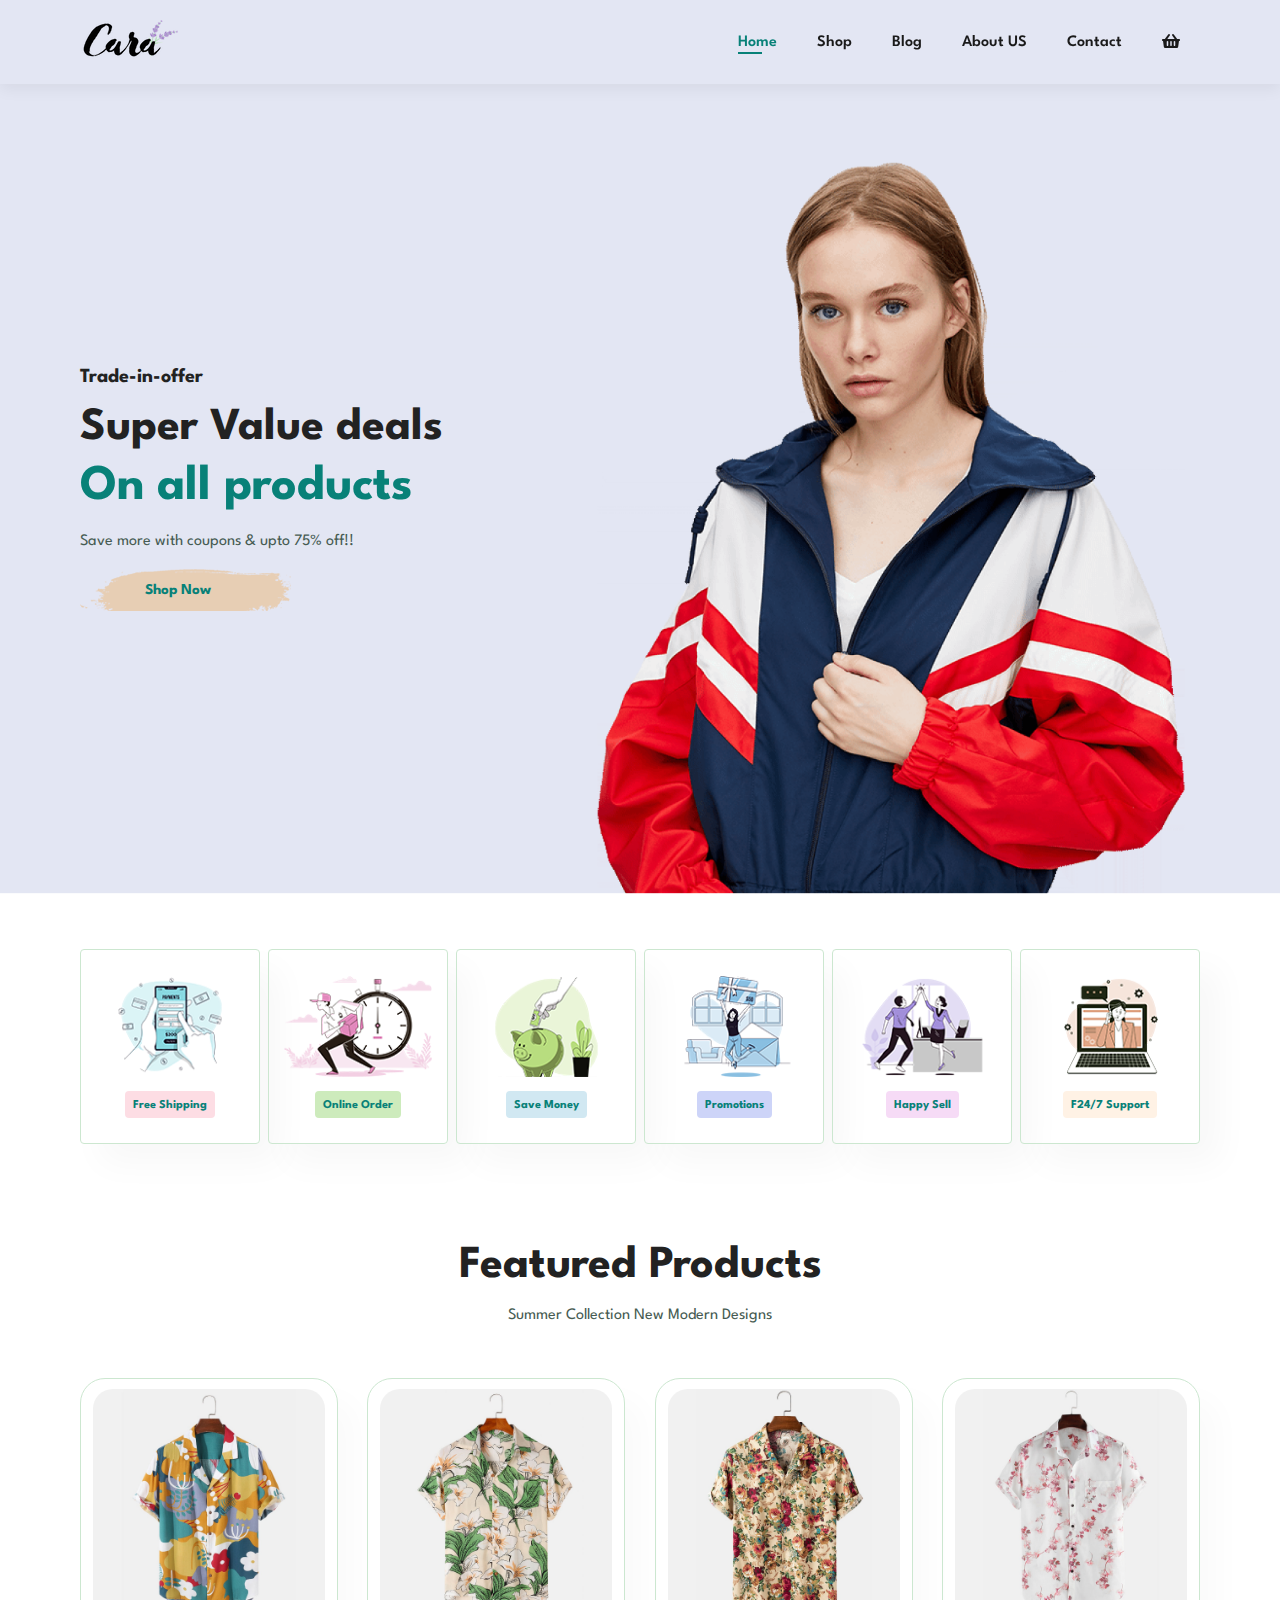
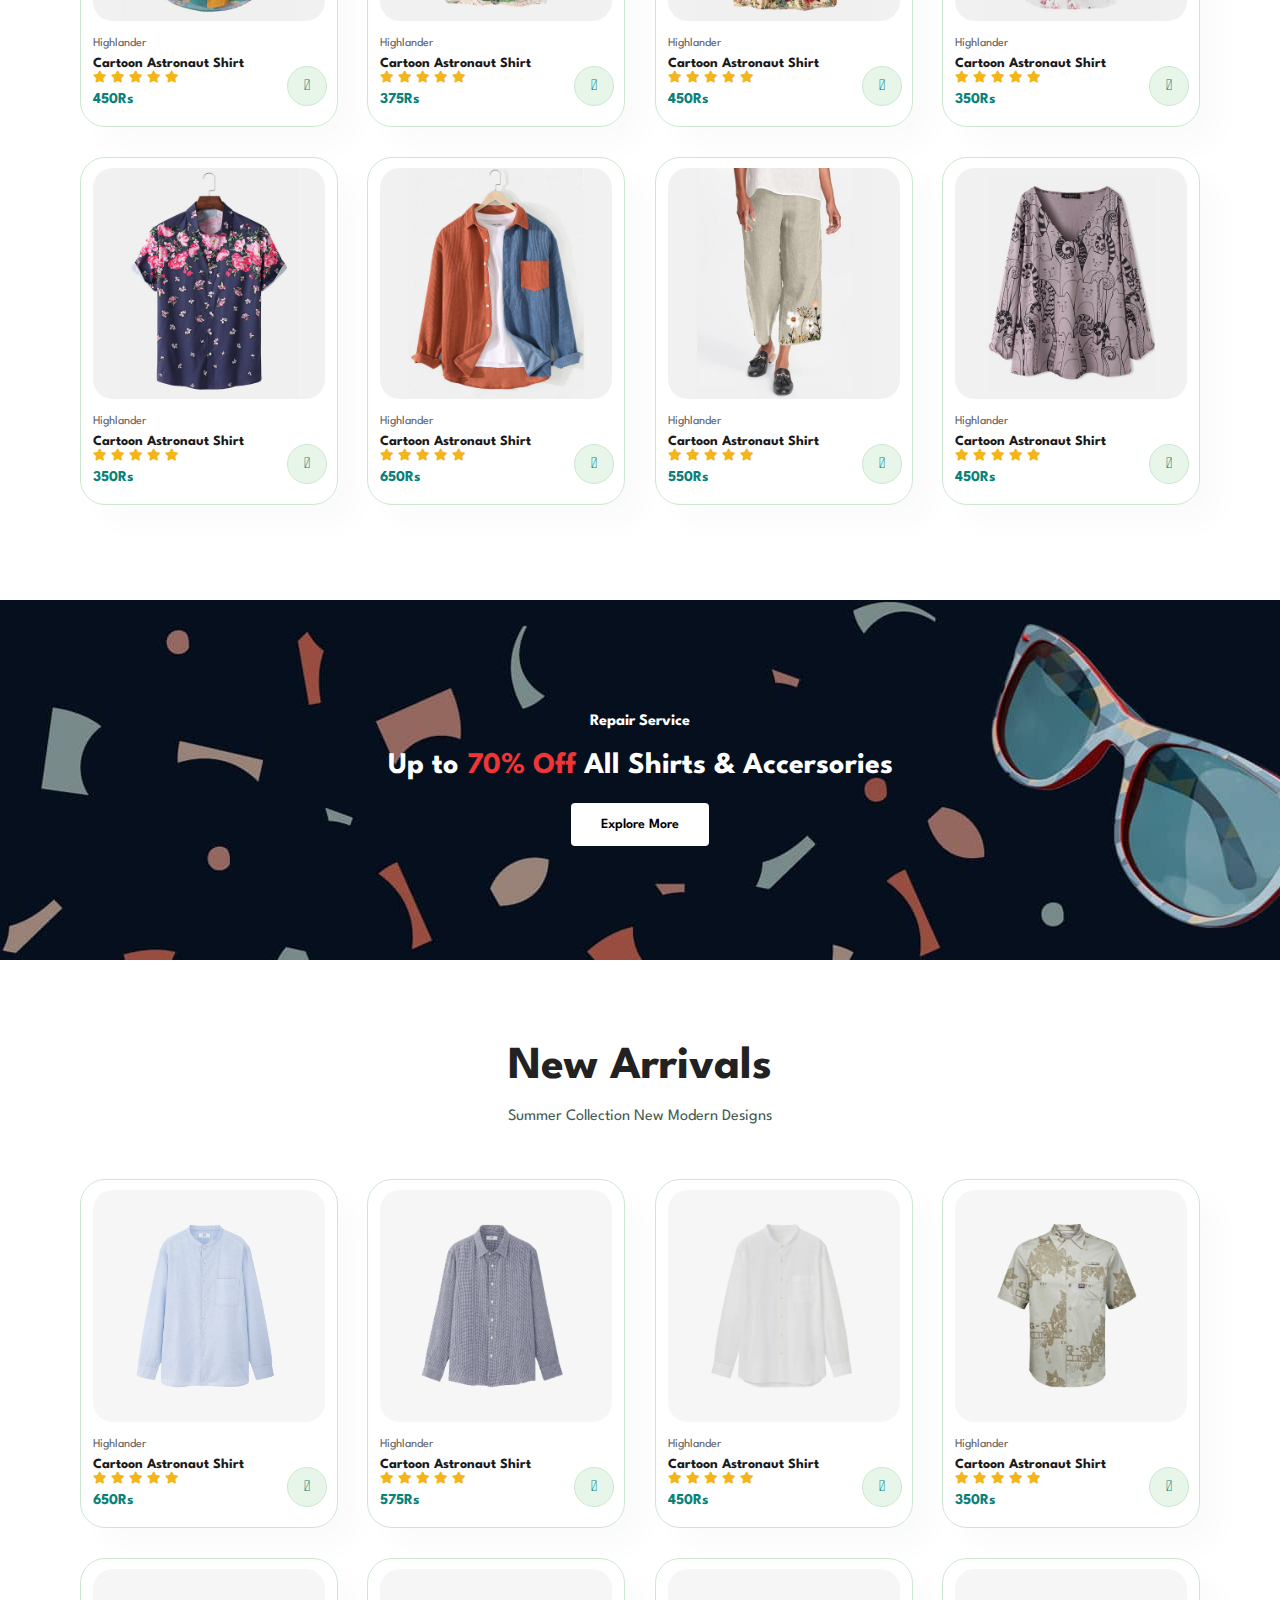
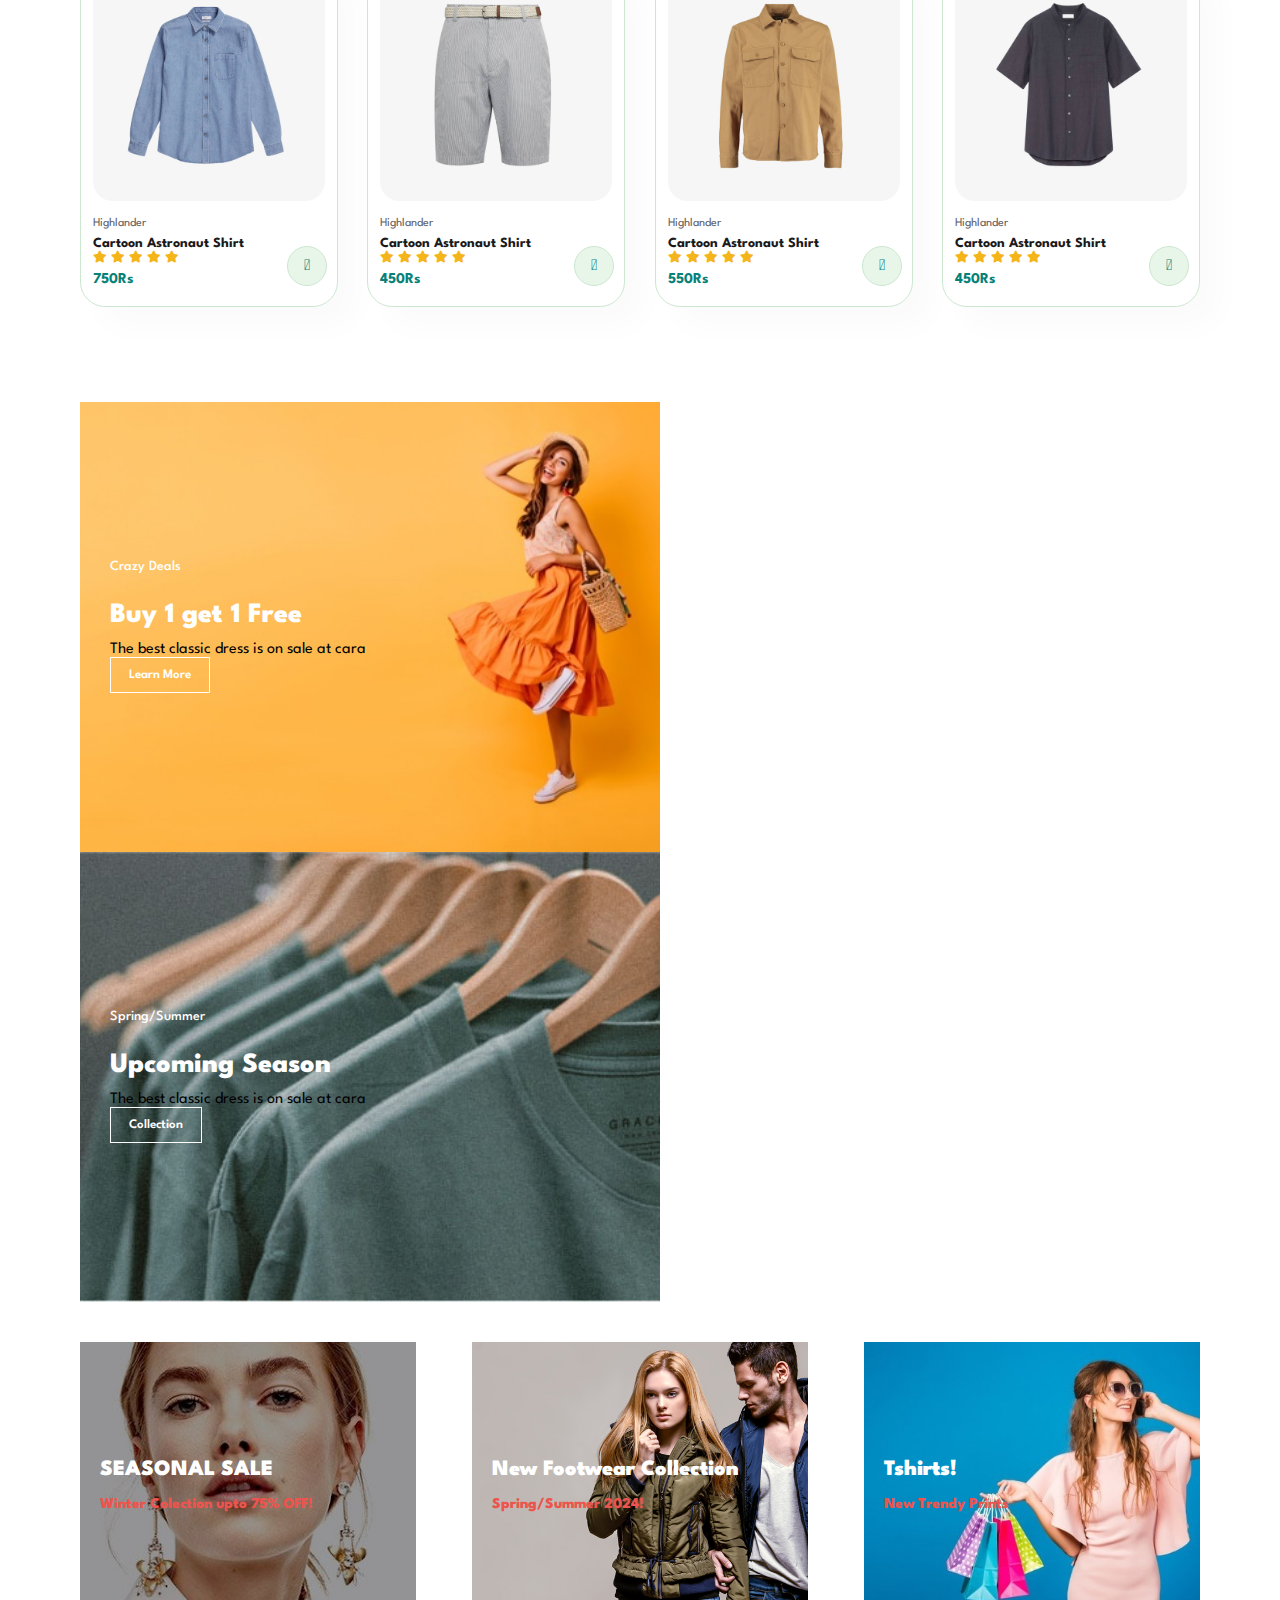
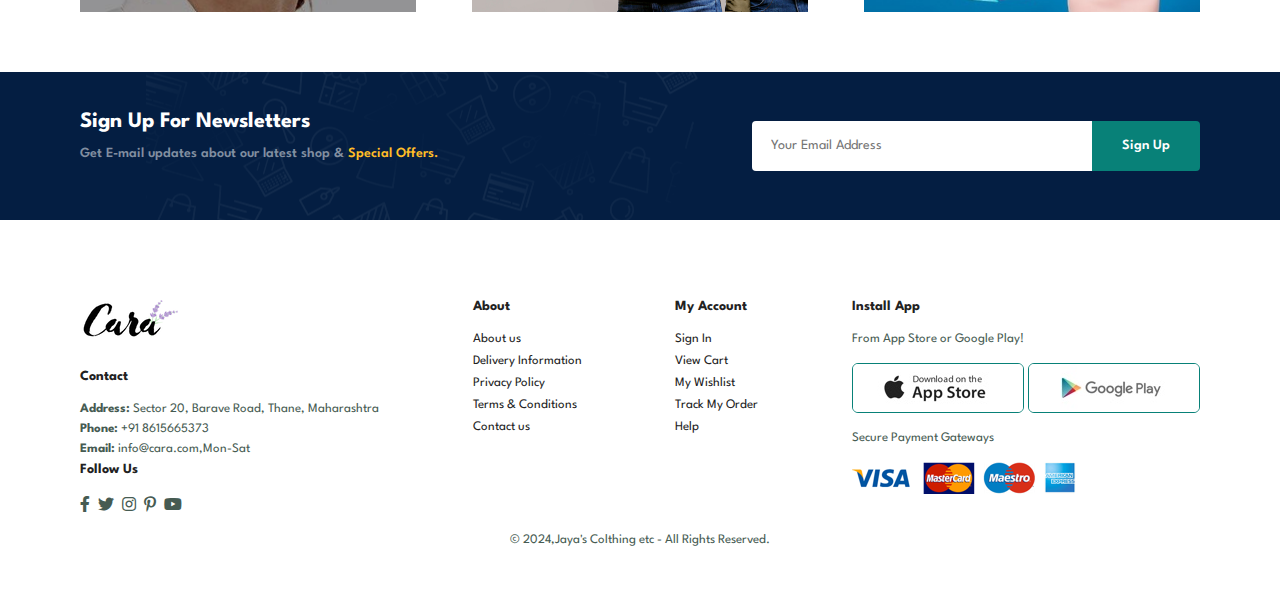
<file: index.html>
<!DOCTYPE html>
<html lang="en">
<head>
    <meta charset="UTF-8">
    <meta http-equiv="X-UA-Compatible" content="IE=edge">
    <meta name="viewport" content="width=device-width, initial-scale=1.0">
    <title>Document</title>
    <link rel="stylesheet" href="style.css">
    <link rel="stylesheet" href="https://pro.fontawesome.com/releases/v5.10.0/css/all.css"/>
</head>
<body>
    <section id="header">
        <a href="#"><img src="img/logo/logo.png" class='logo'></a>

        <div>
            <ul id="navbar">
                <li><a class="active" href="index.html">Home</a></li>
                <li><a href="shop.html">Shop</a></li>
                <li><a href="blog.html">Blog</a></li>
                <li><a href="about.html">About US</a></li>
                <li><a href="contact.html">Contact</a></li>
                <li id="lg-bag"><a href="cart.html"><i class="fa fa-shopping-basket"></i></a></li>
                <a href="#" id="close"><i  class="far fa-times"></i></a>

            </ul>
        </div>
        <div id="mobile">
            <a href="cart.html"><i class="fa fa-shopping-basket"></i></a>
            <i id="bar" class="fas fa-outdent"></i>            
        </div>
    </section>

    <section id="hero">
        <h4>Trade-in-offer</h4>
        <h2>Super Value deals</h2>
        <h1>On all products</h1>
        <p>Save more with coupons & upto 75% off!!</p>
        <button>Shop Now</button>
    </section>

    <section id="features" class="section-p1">
        <div class="fe-box">
            <img src="img/features/f1.png" alt="">
            <h6>Free Shipping</h6>
        </div>
        <div class="fe-box">
            <img src="img/features/f2.png" alt="">
            <h6>Online Order</h6>
        </div>
        <div class="fe-box">
            <img src="img/features/f3.png" alt="">
            <h6>Save Money</h6>
        </div>
        <div class="fe-box">
            <img src="img/features/f4.png" alt="">
            <h6>Promotions</h6>
        </div>
        <div class="fe-box">
            <img src="img/features/f5.png" alt="">
            <h6>Happy Sell</h6>
        </div>
        <div class="fe-box">
            <img src="img/features/f6.png" alt="">
            <h6>F24/7 Support</h6>
        </div>
    </section>

    <section id="product1"  class="section-p1">
        <h2>Featured Products</h2>
        <p>Summer Collection New Modern Designs</p>
        <div class="pro-container">
            <div class="pro">
                <img src="img/products/f1.jpg" alt="">
                <div class="description">
                    <span>Highlander</span>
                    <h5>Cartoon Astronaut Shirt</h5>
                    <div class="star">
                        <i class="fas fa-star"></i>
                        <i class="fas fa-star"></i>
                        <i class="fas fa-star"></i>
                        <i class="fas fa-star"></i>
                        <i class="fas fa-star"></i>
                    </div>
                    <h4>450Rs</h4>
                </div>
                <a href="#"><i class="fal fa-shopping-cart cart"></i></a>
            </div>
            <div class="pro">
                <img src="img/products/f2.jpg" alt="">
                <div class="description">
                    <span>Highlander</span>
                    <h5>Cartoon Astronaut Shirt</h5>
                    <div class="star">
                        <i class="fas fa-star"></i>
                        <i class="fas fa-star"></i>
                        <i class="fas fa-star"></i>
                        <i class="fas fa-star"></i>
                        <i class="fas fa-star"></i>
                    </div>
                    <h4>375Rs</h4>
                </div>
                <a href="#"><i class="fal fa-shopping-cart cart"></i></a>
            </div>
            <div class="pro">
                <img src="img/products/f3.jpg" alt="">
                <div class="description">
                    <span>Highlander</span>
                    <h5>Cartoon Astronaut Shirt</h5>
                    <div class="star">
                        <i class="fas fa-star"></i>
                        <i class="fas fa-star"></i>
                        <i class="fas fa-star"></i>
                        <i class="fas fa-star"></i>
                        <i class="fas fa-star"></i>
                    </div>
                    <h4>450Rs</h4>
                </div>
                <a href="#"><i class="fal fa-shopping-cart cart"></i></a>
            </div>
            <div class="pro">
                <img src="img/products/f4.jpg" alt="">
                <div class="description">
                    <span>Highlander</span>
                    <h5>Cartoon Astronaut Shirt</h5>
                    <div class="star">
                        <i class="fas fa-star"></i>
                        <i class="fas fa-star"></i>
                        <i class="fas fa-star"></i>
                        <i class="fas fa-star"></i>
                        <i class="fas fa-star"></i>
                    </div>
                    <h4>350Rs</h4>
                </div>
                <a href="#"><i class="fal fa-shopping-cart cart"></i></a>
            </div>
            <div class="pro">
                <img src="img/products/f5.jpg" alt="">
                <div class="description">
                    <span>Highlander</span>
                    <h5>Cartoon Astronaut Shirt</h5>
                    <div class="star">
                        <i class="fas fa-star"></i>
                        <i class="fas fa-star"></i>
                        <i class="fas fa-star"></i>
                        <i class="fas fa-star"></i>
                        <i class="fas fa-star"></i>
                    </div>
                    <h4>350Rs</h4>
                </div>
                <a href="#"><i class="fal fa-shopping-cart cart"></i></a>
            </div>
            <div class="pro">
                <img src="img/products/f6.jpg" alt="">
                <div class="description">
                    <span>Highlander</span>
                    <h5>Cartoon Astronaut Shirt</h5>
                    <div class="star">
                        <i class="fas fa-star"></i>
                        <i class="fas fa-star"></i>
                        <i class="fas fa-star"></i>
                        <i class="fas fa-star"></i>
                        <i class="fas fa-star"></i>
                    </div>
                    <h4>650Rs</h4>
                </div>
                <a href="#"><i class="fal fa-shopping-cart cart"></i></a>
            </div>
            <div class="pro">
                <img src="img/products/f7.jpg" alt="">
                <div class="description">
                    <span>Highlander</span>
                    <h5>Cartoon Astronaut Shirt</h5>
                    <div class="star">
                        <i class="fas fa-star"></i>
                        <i class="fas fa-star"></i>
                        <i class="fas fa-star"></i>
                        <i class="fas fa-star"></i>
                        <i class="fas fa-star"></i>
                    </div>
                    <h4>550Rs</h4>
                </div>
                <a href="#"><i class="fal fa-shopping-cart cart"></i></a>
            </div>
            <div class="pro">
                <img src="img/products/f8.jpg" alt="">
                <div class="description">
                    <span>Highlander</span>
                    <h5>Cartoon Astronaut Shirt</h5>
                    <div class="star">
                        <i class="fas fa-star"></i>
                        <i class="fas fa-star"></i>
                        <i class="fas fa-star"></i>
                        <i class="fas fa-star"></i>
                        <i class="fas fa-star"></i>
                    </div>
                    <h4>450Rs</h4>
                </div>
                <a href="#"><i class="fal fa-shopping-cart cart"></i></a>
            </div>
        </div>
    </section>

    <section id="banner" class="section-m1">
        <h4>Repair Service</h4>
        <h2>Up to <span>70% Off</span> All Shirts & Accersories</h2>
        <button class="normal">Explore More</button>
    </section>

    <section id="product1"  class="section-p1">
        <h2>New Arrivals</h2>
        <p>Summer Collection New Modern Designs</p>
        <div class="pro-container">
            <div class="pro">
                <img src="img/products/n1.jpg" alt="">
                <div class="description">
                    <span>Highlander</span>
                    <h5>Cartoon Astronaut Shirt</h5>
                    <div class="star">
                        <i class="fas fa-star"></i>
                        <i class="fas fa-star"></i>
                        <i class="fas fa-star"></i>
                        <i class="fas fa-star"></i>
                        <i class="fas fa-star"></i>
                    </div>
                    <h4>650Rs</h4>
                </div>
                <a href="#"><i class="fal fa-shopping-cart cart"></i></a>
            </div>
            <div class="pro">
                <img src="img/products/n2.jpg" alt="">
                <div class="description">
                    <span>Highlander</span>
                    <h5>Cartoon Astronaut Shirt</h5>
                    <div class="star">
                        <i class="fas fa-star"></i>
                        <i class="fas fa-star"></i>
                        <i class="fas fa-star"></i>
                        <i class="fas fa-star"></i>
                        <i class="fas fa-star"></i>
                    </div>
                    <h4>575Rs</h4>
                </div>
                <a href="#"><i class="fal fa-shopping-cart cart"></i></a>
            </div>
            <div class="pro">
                <img src="img/products/n3.jpg" alt="">
                <div class="description">
                    <span>Highlander</span>
                    <h5>Cartoon Astronaut Shirt</h5>
                    <div class="star">
                        <i class="fas fa-star"></i>
                        <i class="fas fa-star"></i>
                        <i class="fas fa-star"></i>
                        <i class="fas fa-star"></i>
                        <i class="fas fa-star"></i>
                    </div>
                    <h4>450Rs</h4>
                </div>
                <a href="#"><i class="fal fa-shopping-cart cart"></i></a>
            </div>
            <div class="pro">
                <img src="img/products/n4.jpg" alt="">
                <div class="description">
                    <span>Highlander</span>
                    <h5>Cartoon Astronaut Shirt</h5>
                    <div class="star">
                        <i class="fas fa-star"></i>
                        <i class="fas fa-star"></i>
                        <i class="fas fa-star"></i>
                        <i class="fas fa-star"></i>
                        <i class="fas fa-star"></i>
                    </div>
                    <h4>350Rs</h4>
                </div>
                <a href="#"><i class="fal fa-shopping-cart cart"></i></a>
            </div>
            <div class="pro">
                <img src="img/products/n5.jpg" alt="">
                <div class="description">
                    <span>Highlander</span>
                    <h5>Cartoon Astronaut Shirt</h5>
                    <div class="star">
                        <i class="fas fa-star"></i>
                        <i class="fas fa-star"></i>
                        <i class="fas fa-star"></i>
                        <i class="fas fa-star"></i>
                        <i class="fas fa-star"></i>
                    </div>
                    <h4>750Rs</h4>
                </div>
                <a href="#"><i class="fal fa-shopping-cart cart"></i></a>
            </div>
            <div class="pro">
                <img src="img/products/n6.jpg" alt="">
                <div class="description">
                    <span>Highlander</span>
                    <h5>Cartoon Astronaut Shirt</h5>
                    <div class="star">
                        <i class="fas fa-star"></i>
                        <i class="fas fa-star"></i>
                        <i class="fas fa-star"></i>
                        <i class="fas fa-star"></i>
                        <i class="fas fa-star"></i>
                    </div>
                    <h4>450Rs</h4>
                </div>
                <a href="#"><i class="fal fa-shopping-cart cart"></i></a>
            </div>
            <div class="pro">
                <img src="img/products/n7.jpg" alt="">
                <div class="description">
                    <span>Highlander</span>
                    <h5>Cartoon Astronaut Shirt</h5>
                    <div class="star">
                        <i class="fas fa-star"></i>
                        <i class="fas fa-star"></i>
                        <i class="fas fa-star"></i>
                        <i class="fas fa-star"></i>
                        <i class="fas fa-star"></i>
                    </div>
                    <h4>550Rs</h4>
                </div>
                <a href="#"><i class="fal fa-shopping-cart cart"></i></a>
            </div>
            <div class="pro">
                <img src="img/products/n8.jpg" alt="">
                <div class="description">
                    <span>Highlander</span>
                    <h5>Cartoon Astronaut Shirt</h5>
                    <div class="star">
                        <i class="fas fa-star"></i>
                        <i class="fas fa-star"></i>
                        <i class="fas fa-star"></i>
                        <i class="fas fa-star"></i>
                        <i class="fas fa-star"></i>
                    </div>
                    <h4>450Rs</h4>
                </div>
                <a href="#"><i class="fal fa-shopping-cart cart"></i></a>
            </div>
        </div>
    </section>

    <section id="sm-banner"  class="section-p1" >
    <div class="banner-box">
        <h4>Crazy Deals</h4>
        <h2>Buy 1 get 1 Free</h2>
        <span>The best classic dress is on sale at cara</span>
        <button class="white">Learn More</button>
    </div>
    <div class="banner-box banner-box2">
        <h4>Spring/Summer</h4>
        <h2>Upcoming Season</h2>
        <span>The best classic dress is on sale at cara</span>
        <button class="white">Collection</button>
    </div>
</section>

    <section id="banner3">
        <div class="banner-box">
            <h2>SEASONAL SALE</h2>
            <h3>Winter Colection upto 75% OFF!</h3>        
        </div>
        <div class=" banner-box banner-box2">
            <h2>New Footwear Collection</h2>
            <h3>Spring/Summer 2024!</h3>        
        </div>
        <div class="banner-box banner-box3">
            <h2>Tshirts!</h2>
            <h3>New Trendy Prints</h3>        
        </div>
    </section>

    <section id="newsletter" class="section-p1 section-m1">
        <div class="newstext">
            <h4>Sign Up For Newsletters</h4>
            <p>Get E-mail updates about our latest shop & <span> Special Offers.</span></p>
        </div>
        <div class="form">
            <input type="text" placeholder="Your Email Address"/>
            <button class="normal">Sign Up</button>
        </div>
    </section>

    <footer class="section-p1">
        <div class="col">
            <img class="logo" src="img/logo/logo.png" alt="">
            <h4>Contact</h4>
            <p><strong>Address: </strong> Sector 20, Barave Road, Thane, Maharashtra</p>
            <p><strong>Phone: </strong> +91 8615665373</p>
            <p><strong>Email: </strong> info@cara.com,Mon-Sat</p>
            <div class="Follow">
                <h4>Follow Us</h4>
                <div class="icon">
                    <i class="fab fa-facebook-f"></i>
                    <i class="fab fa-twitter"></i>
                    <i class="fab fa-instagram"></i>
                    <i class="fab fa-pinterest-p"></i>
                    <i class="fab fa-youtube"></i>
                </div>
            </div>
        </div>

        <div class="col">
            <h4>About</h4>
            <a href="#">About us</a>
            <a href="#">Delivery Information</a>
            <a href="#">Privacy Policy</a>
            <a href="#">Terms & Conditions</a>
            <a href="#">Contact us</a>
        </div>

        <div class="col">
            <h4>My Account</h4>
            <a href="#">Sign In</a>
            <a href="#">View Cart</a>
            <a href="#">My Wishlist</a>
            <a href="#">Track My Order</a>
            <a href="#">Help</a>
        </div>

        <div class="col install">
            <h4>Install App</h4>
            <p>From App Store or Google Play!</p>
            <div class="row">
                <img src="img/pay/app.jpg" alt="">
                <img src="img/pay/play.jpg" alt="">
            </div>
                <p>Secure Payment Gateways</p>
                <img src="img/pay/pay.png" alt="">            
        </div>

        <div class="copyright">
            <p>© 2024,Jaya's Colthing etc -  All Rights Reserved.</p>
        </div>
    </footer>


    <script src="script.js"></script>
</body>
</html>
</file>
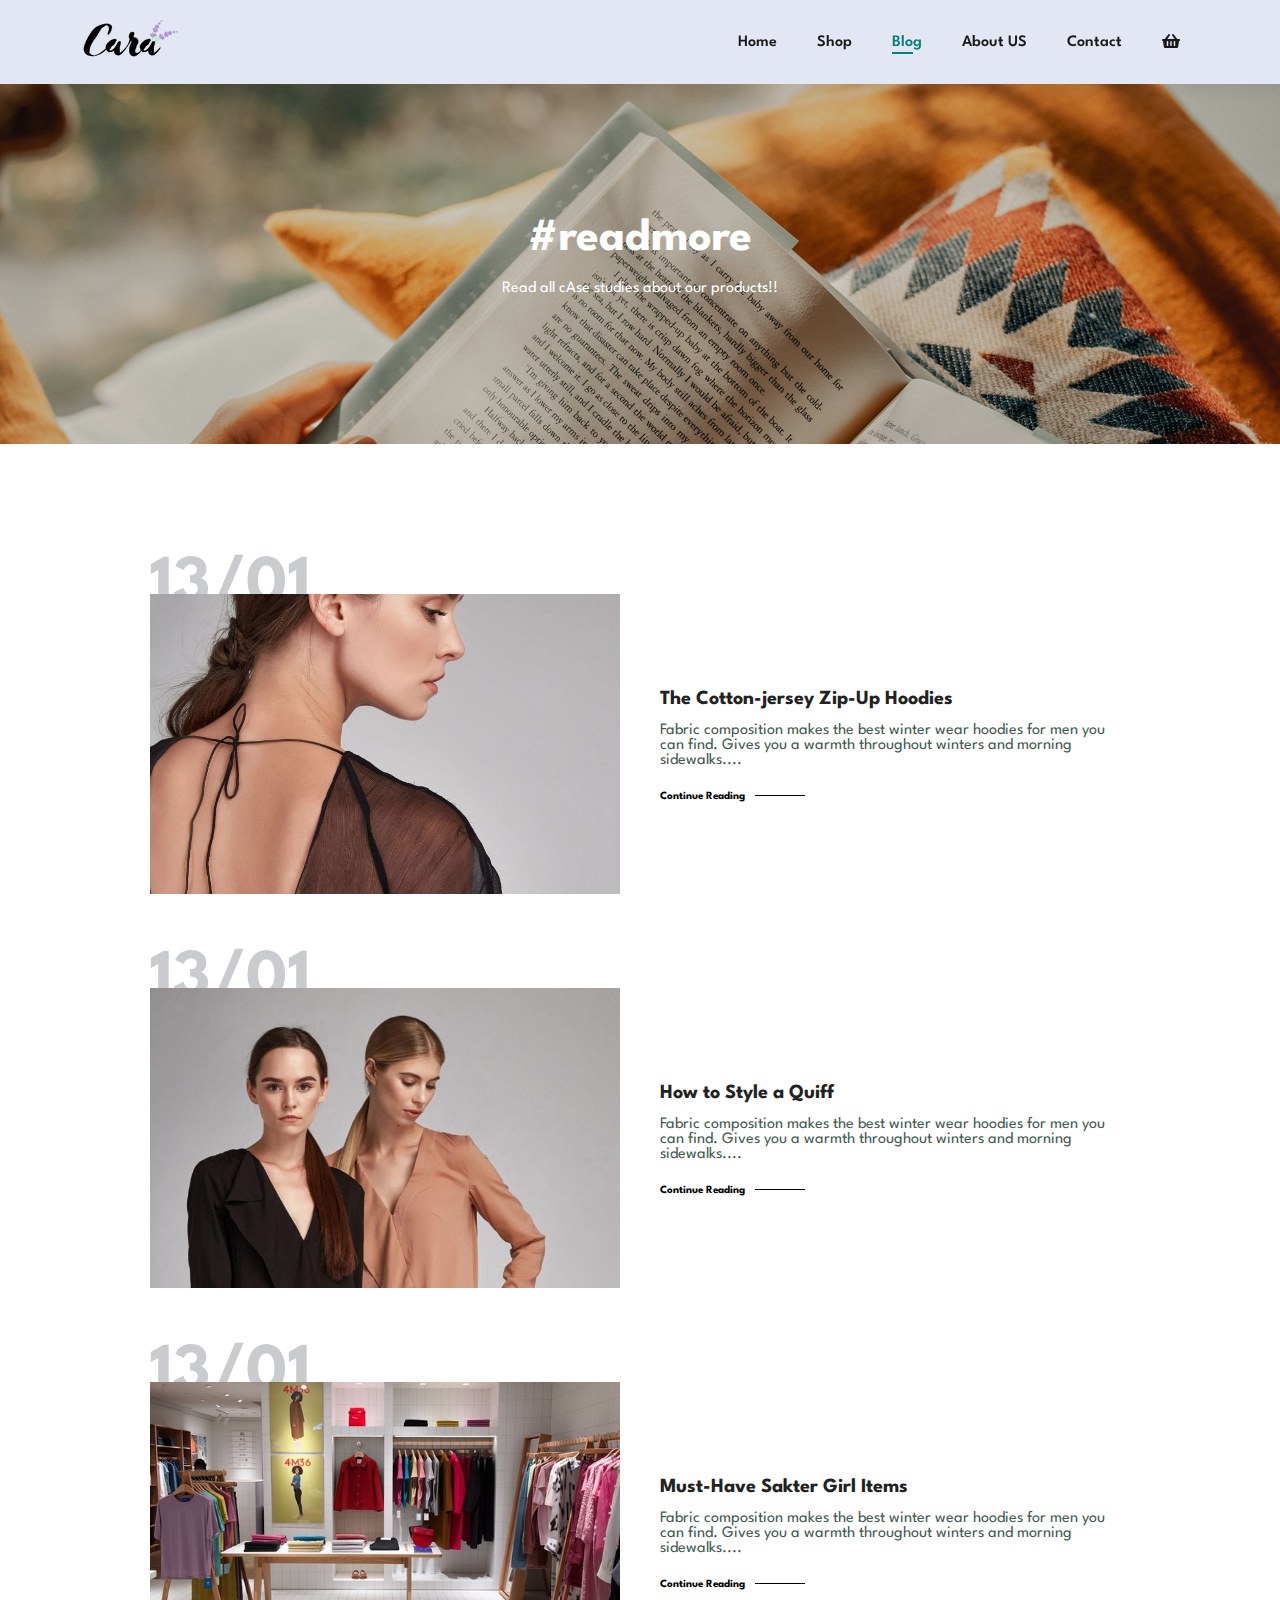
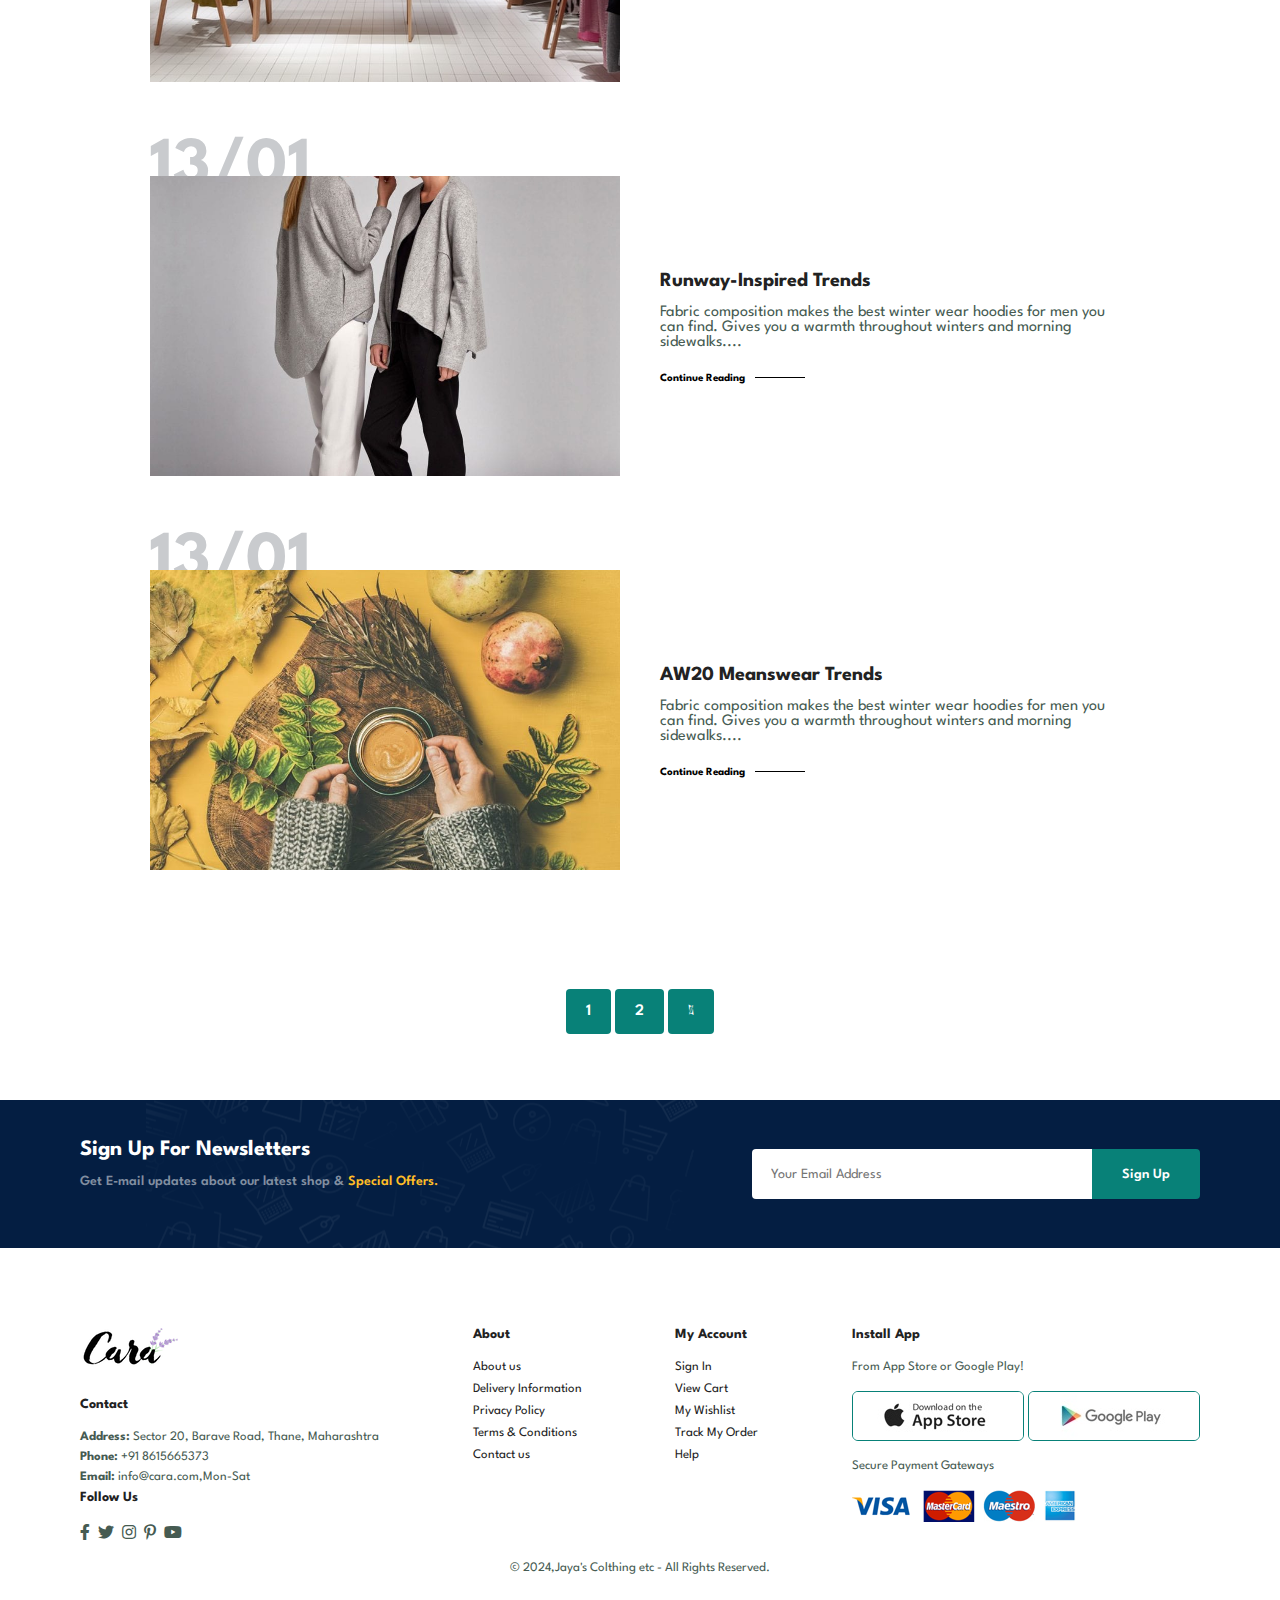
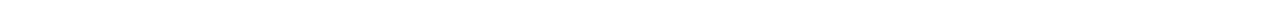
<file: Blog.html>
<!DOCTYPE html>
<html lang="en">
<head>
    <meta charset="UTF-8">
    <meta http-equiv="X-UA-Compatible" content="IE=edge">
    <meta name="viewport" content="width=device-width, initial-scale=1.0">
    <title>Document</title>
    <link rel="stylesheet" href="style.css">
    <link rel="stylesheet" href="https://pro.fontawesome.com/releases/v5.10.0/css/all.css"/>
</head>
<body>
    <section id="header">
        <a href="#"><img src="img/logo/logo.png" class='logo'></a>

        <div>
            <ul id="navbar">
                <li><a  href="index.html">Home</a></li>
                <li><a  href="shop.html">Shop</a></li>
                <li><a class="active" href="blog.html">Blog</a></li>
                <li><a href="about.html">About US</a></li>
                <li><a href="contact.html">Contact</a></li>
                <li id="lg-bag"><a href="cart.html"><i class="fa fa-shopping-basket"></i></a></li>
                <a href="#" id="close"><i  class="far fa-times"></i></a>

            </ul>
        </div>
        <div id="mobile">
            <a href="cart.html"><i class="fa fa-shopping-basket"></i></a>
            <i id="bar" class="fas fa-outdent"></i>            
        </div>
    </section>

    <section id="page-header" class="blog-header">
        <h2>#readmore</h2>
        <p>Read all cAse studies about our products!!</p>
    </section>

    <section id="blog">
        <div class="blog-box">
            <div class="blog-img">
                <img src="img/blog/b1.jpg" alt="">
            </div>
            <div class="blog-details">
                <h4>The Cotton-jersey Zip-Up Hoodies</h4>
                <p>Fabric composition makes the best winter wear hoodies for men you can find. Gives you a warmth throughout winters and morning sidewalks....</p>
                <a href="#">Continue Reading</a>
            </div>
            <h1>13/01</h1>
        </div>
        <div class="blog-box">
            <div class="blog-img">
                <img src="img/blog/b2.jpg" alt="">
            </div>
            <div class="blog-details">
                <h4>How to Style a Quiff</h4>
                <p>Fabric composition makes the best winter wear hoodies for men you can find. Gives you a warmth throughout winters and morning sidewalks....</p>
                <a href="#">Continue Reading</a>
            </div>
            <h1>13/01</h1>
        </div>
        <div class="blog-box">
            <div class="blog-img">
                <img src="img/blog/b3.jpg" alt="">
            </div>
            <div class="blog-details">
                <h4>Must-Have Sakter Girl Items</h4>
                <p>Fabric composition makes the best winter wear hoodies for men you can find. Gives you a warmth throughout winters and morning sidewalks....</p>
                <a href="#">Continue Reading</a>
            </div>
            <h1>13/01</h1>
        </div>
        <div class="blog-box">
            <div class="blog-img">
                <img src="img/blog/b4.jpg" alt="">
            </div>
            <div class="blog-details">
                <h4>Runway-Inspired Trends</h4>
                <p>Fabric composition makes the best winter wear hoodies for men you can find. Gives you a warmth throughout winters and morning sidewalks....</p>
                <a href="#">Continue Reading</a>
            </div>
            <h1>13/01</h1>
        </div>
        <div class="blog-box">
            <div class="blog-img">
                <img src="img/blog/b6.jpg" alt="">
            </div>
            <div class="blog-details">
                <h4>AW20  Meanswear Trends</h4>
                <p>Fabric composition makes the best winter wear hoodies for men you can find. Gives you a warmth throughout winters and morning sidewalks....</p>
                <a href="#">Continue Reading</a>
            </div>
            <h1>13/01</h1>
        </div>
    </section>

    <section id="pagination" class="section-p1">
        <a href="#">1</a>
        <a href="#">2</a>
        <a href="#"><i class="fal fa-long-arrow-alt-right"></i></a>
    </section>

    <section id="newsletter" class="section-p1 section-m1">
        <div class="newstext">
            <h4>Sign Up For Newsletters</h4>
            <p>Get E-mail updates about our latest shop & <span> Special Offers.</span></p>
        </div>
        <div class="form">
            <input type="text" placeholder="Your Email Address"/>
            <button class="normal">Sign Up</button>
        </div>
    </section>

    <footer class="section-p1">
        <div class="col">
            <img class="logo" src="img/logo/logo.png" alt="">
            <h4>Contact</h4>
            <p><strong>Address: </strong> Sector 20, Barave Road, Thane, Maharashtra</p>
            <p><strong>Phone: </strong> +91 8615665373</p>
            <p><strong>Email: </strong> info@cara.com,Mon-Sat</p>
            <div class="Follow">
                <h4>Follow Us</h4>
                <div class="icon">
                    <i class="fab fa-facebook-f"></i>
                    <i class="fab fa-twitter"></i>
                    <i class="fab fa-instagram"></i>
                    <i class="fab fa-pinterest-p"></i>
                    <i class="fab fa-youtube"></i>
                </div>
            </div>
        </div>

        <div class="col">
            <h4>About</h4>
            <a href="#">About us</a>
            <a href="#">Delivery Information</a>
            <a href="#">Privacy Policy</a>
            <a href="#">Terms & Conditions</a>
            <a href="#">Contact us</a>
        </div>

        <div class="col">
            <h4>My Account</h4>
            <a href="#">Sign In</a>
            <a href="#">View Cart</a>
            <a href="#">My Wishlist</a>
            <a href="#">Track My Order</a>
            <a href="#">Help</a>
        </div>

        <div class="col install">
            <h4>Install App</h4>
            <p>From App Store or Google Play!</p>
            <div class="row">
                <img src="img/pay/app.jpg" alt="">
                <img src="img/pay/play.jpg" alt="">
            </div>
                <p>Secure Payment Gateways</p>
                <img src="img/pay/pay.png" alt="">            
        </div>

        <div class="copyright">
            <p>© 2024,Jaya's Colthing etc -  All Rights Reserved.</p>
        </div>
    </footer>


    <script src="script.js"></script>
</body>
</html>
</file>
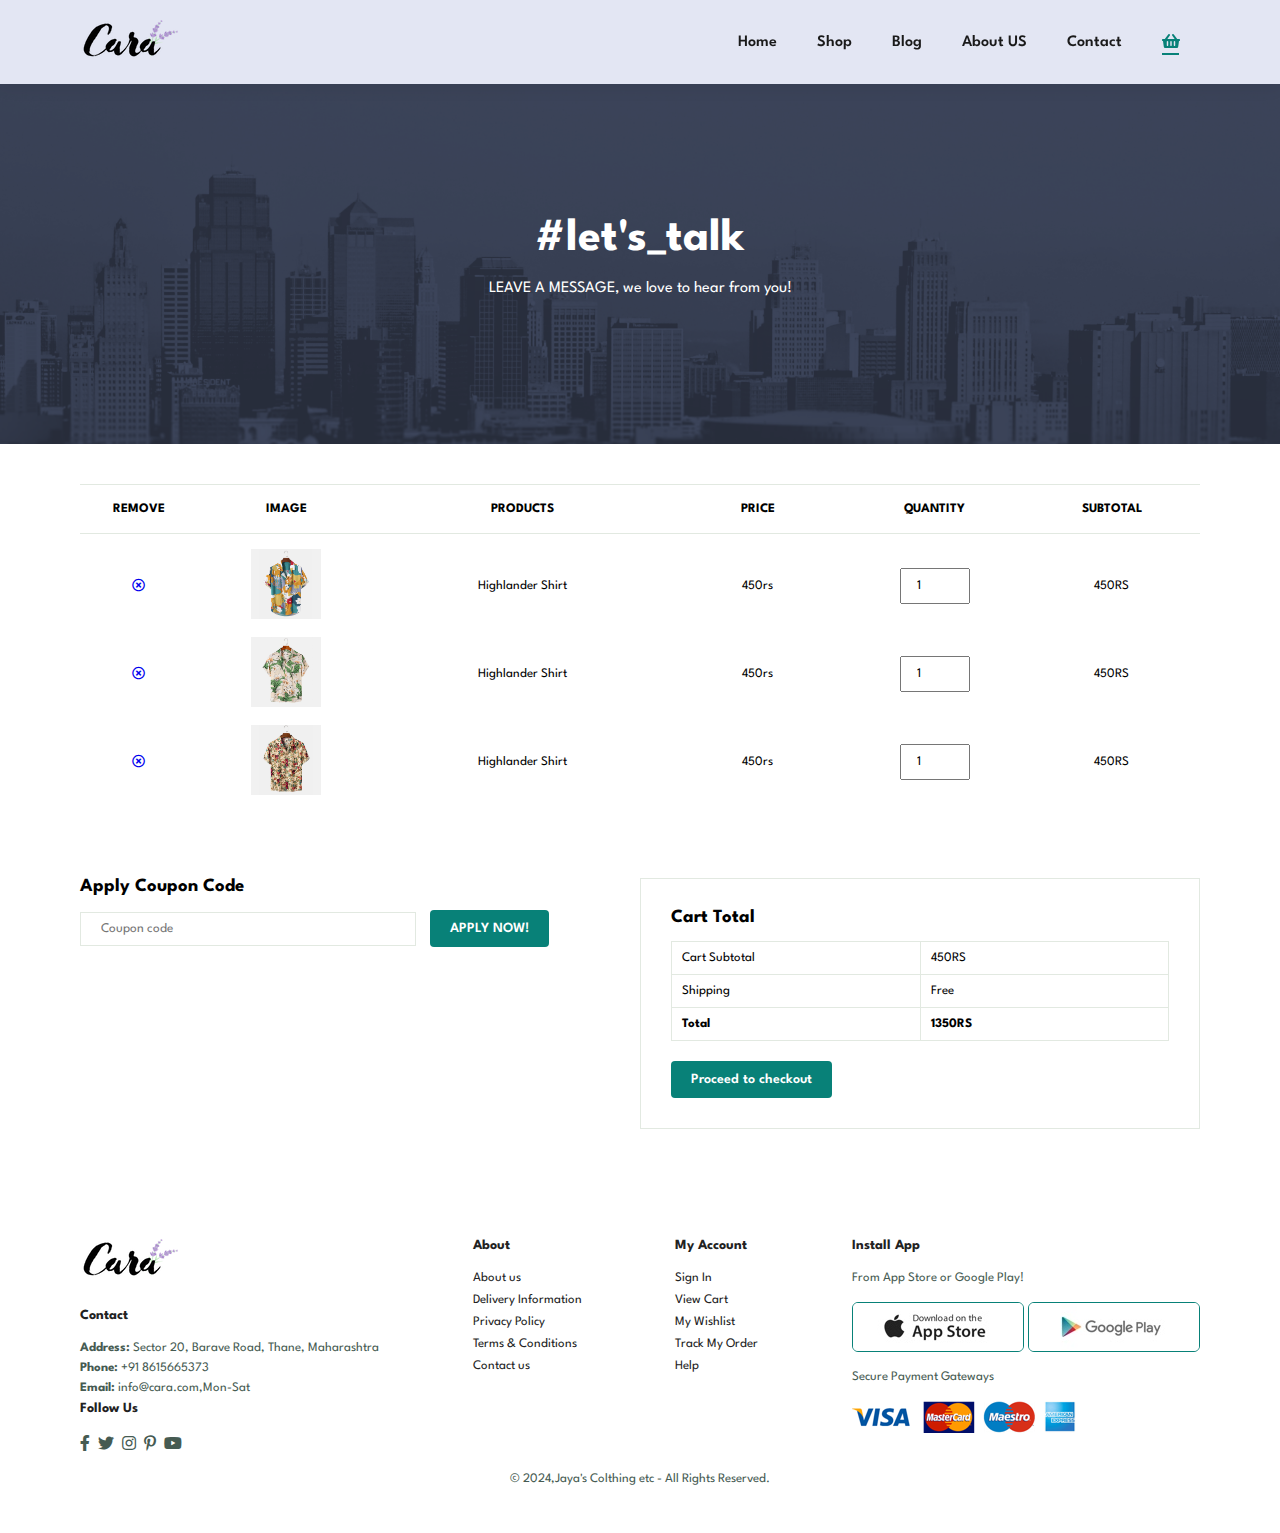
<file: cart.html>
<!DOCTYPE html>
<html lang="en">
<head>
    <meta charset="UTF-8">
    <meta http-equiv="X-UA-Compatible" content="IE=edge">
    <meta name="viewport" content="width=device-width, initial-scale=1.0">
    <title>Document</title>
    <link rel="stylesheet" href="style.css">
    <link rel="stylesheet" href="https://pro.fontawesome.com/releases/v5.10.0/css/all.css"/>
</head>
<body>
    <section id="header">
        <a href="#"><img src="img/logo/logo.png" class='logo'></a>

        <div>
            <ul id="navbar">
                <li><a  href="index.html">Home</a></li>
                <li><a  href="shop.html">Shop</a></li>
                <li><a  href="blog.html">Blog</a></li>
                <li><a  href="about.html">About US</a></li>
                <li><a href="contact.html">Contact</a></li>
                <li id="lg-bag"><a class="active" href="cart.html"><i class="fa fa-shopping-basket"></i></a></li>
                <a href="#" id="close"><i  class="far fa-times"></i></a>

            </ul>
        </div>
        <div id="mobile">
            <a href="cart.html"><i class="fa fa-shopping-basket"></i></a>
            <i id="bar" class="fas fa-outdent"></i>            
        </div>
    </section>

    <section id="page-header" class="about-header">
        <h2>#let's_talk</h2>
        <p>LEAVE A MESSAGE, we love to hear from you!</p>
    </section>

    <section id="cart" class="section-p1">
        <table width="100%">
            <thead>
                <tr>
                    <td>Remove</td>
                    <td>Image</td>
                    <td>Products</td>
                    <td>Price</td>
                    <td>Quantity</td>
                    <td>Subtotal</td>
                </tr>
            </thead>
            <tbody>
                <tr>
                    <td><a href="#"><i class="far fa-times-circle"></i></a></td>
                    <td><img src="img/products/f1.jpg" alt="" /></td>
                    <td>Highlander Shirt</td>
                    <td>450rs</td>
                    <td><input type="number" value="1"></td>
                    <td>450RS</td>
                </tr>
                <tr>
                    <td><a href="#"><i class="far fa-times-circle"></i></a></td>
                    <td><img src="img/products/f2.jpg" alt="" /></td>
                    <td>Highlander Shirt</td>
                    <td>450rs</td>
                    <td><input type="number" value="1"></td>
                    <td>450RS</td>
                </tr>
                <tr>
                    <td><a href="#"><i class="far fa-times-circle"></i></a></td>
                    <td><img src="img/products/f3.jpg" alt="" /></td>
                    <td>Highlander Shirt</td>
                    <td>450rs</td>
                    <td><input type="number" value="1"></td>
                    <td>450RS</td>
                </tr>
            </tbody>
        </table>
    </section>

    <section id="cart-add" class="section-p1">
        <div id="coupon">
            <h3>Apply Coupon Code</h3>
            <div>
                <input type="text" placeholder="Coupon code" />
                <button class="normal">APPLY NOW!</button>
            </div>
        </div>

        <div id="subtotal">
            <h3>Cart Total</h3>
            <table>
                <tr>
                    <td>Cart Subtotal</td>
                    <td>450RS</td>
                </tr>
                <tr>
                    <td>Shipping</td>
                    <td>Free</td>
                </tr>
                <tr>
                    <td><strong>Total</strong></td>
                    <td><strong>1350RS</strong></td>
                </tr>
            </table>
            <button class="normal">Proceed to checkout</button>
        </div>
    </section>

    <footer class="section-p1" >
        <div class="col">
            <img class="logo" src="img/logo/logo.png" alt="">
            <h4>Contact</h4>
            <p><strong>Address: </strong> Sector 20, Barave Road, Thane, Maharashtra</p>
            <p><strong>Phone: </strong> +91 8615665373</p>
            <p><strong>Email: </strong> info@cara.com,Mon-Sat</p>
            <div class="Follow">
                <h4>Follow Us</h4>
                <div class="icon">
                    <i class="fab fa-facebook-f"></i>
                    <i class="fab fa-twitter"></i>
                    <i class="fab fa-instagram"></i>
                    <i class="fab fa-pinterest-p"></i>
                    <i class="fab fa-youtube"></i>
                </div>
            </div>
        </div>

        <div class="col">
            <h4>About</h4>
            <a href="#">About us</a>
            <a href="#">Delivery Information</a>
            <a href="#">Privacy Policy</a>
            <a href="#">Terms & Conditions</a>
            <a href="#">Contact us</a>
        </div>

        <div class="col">
            <h4>My Account</h4>
            <a href="#">Sign In</a>
            <a href="#">View Cart</a>
            <a href="#">My Wishlist</a>
            <a href="#">Track My Order</a>
            <a href="#">Help</a>
        </div>

        <div class="col install">
            <h4>Install App</h4>
            <p>From App Store or Google Play!</p>
            <div class="row">
                <img src="img/pay/app.jpg" alt="">
                <img src="img/pay/play.jpg" alt="">
            </div>
                <p>Secure Payment Gateways</p>
                <img src="img/pay/pay.png" alt="">            
        </div>

        <div class="copyright">
            <p>© 2024,Jaya's Colthing etc -  All Rights Reserved.</p>
        </div>
    </footer>


    <script src="script.js"></script>
</body>
</html>
</file>
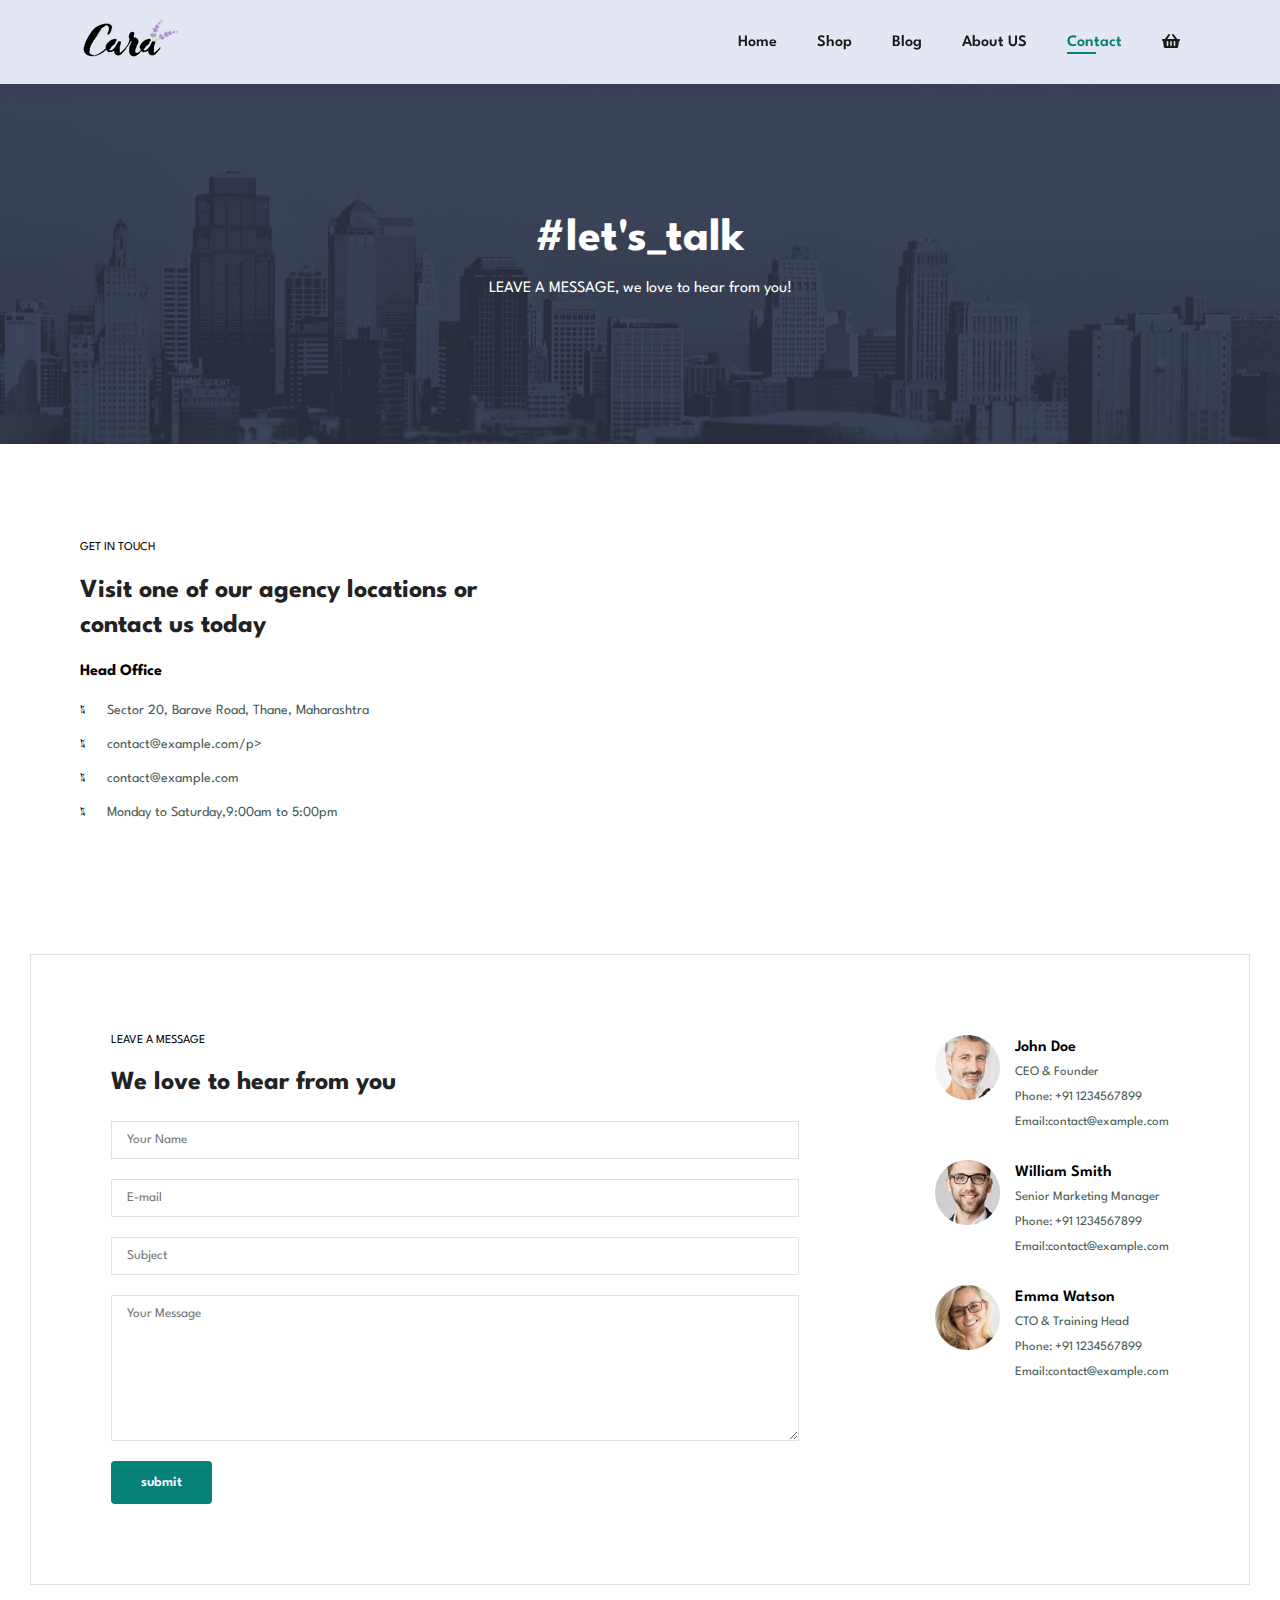
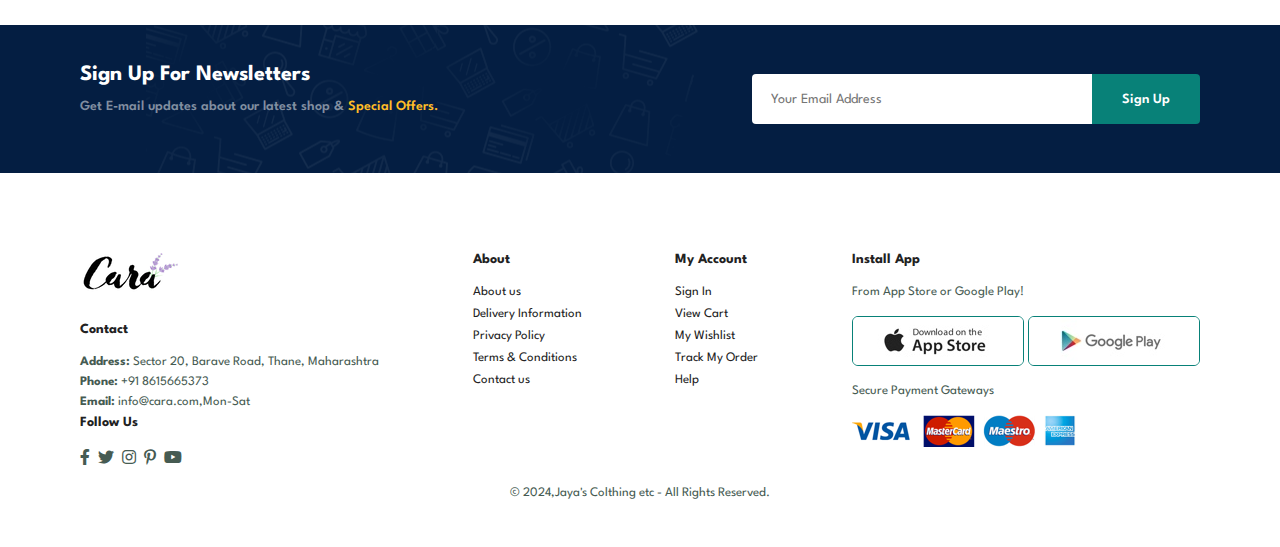
<file: contact.html>
<!DOCTYPE html>
<html lang="en">
<head>
    <meta charset="UTF-8">
    <meta http-equiv="X-UA-Compatible" content="IE=edge">
    <meta name="viewport" content="width=device-width, initial-scale=1.0">
    <title>Document</title>
    <link rel="stylesheet" href="style.css">
    <link rel="stylesheet" href="https://pro.fontawesome.com/releases/v5.10.0/css/all.css"/>
</head>
<body>
    <section id="header">
        <a href="#"><img src="img/logo/logo.png" class='logo'></a>

        <div>
            <ul id="navbar">
                <li><a  href="index.html">Home</a></li>
                <li><a  href="shop.html">Shop</a></li>
                <li><a  href="blog.html">Blog</a></li>
                <li><a  href="about.html">About US</a></li>
                <li><a class="active" href="contact.html">Contact</a></li>
                <li id="lg-bag"><a href="cart.html"><i class="fa fa-shopping-basket"></i></a></li>
                <a href="#" id="close"><i  class="far fa-times"></i></a>

            </ul>
        </div>
        <div id="mobile">
            <a href="cart.html"><i class="fa fa-shopping-basket"></i></a>
            <i id="bar" class="fas fa-outdent"></i>            
        </div>
    </section>

    <section id="page-header" class="about-header">
        <h2>#let's_talk</h2>
        <p>LEAVE A MESSAGE, we love to hear from you!</p>
    </section>

    <section id="contact-details" class="section-p1">
        <div class="details">
            <span>GET IN TOUCH</span>
            <h2>Visit one of our agency locations or contact us today</h2>
            <h3>Head Office</h3>
            <div>
                <li>
                    <i class="fal fa-map"></i>
                    <p>Sector 20, Barave Road, Thane, Maharashtra</p>
                </li>
                <li>
                    <i class="fal fa-envelope"></i>
                    <p>contact@example.com/p>
                </li>
                <li>
                    <i class="fal fa-phone-alt"></i>
                    <p>contact@example.com</p>
                </li>
                <li>
                    <i class="fal fa-clock"></i>
                    <p>Monday to Saturday,9:00am to 5:00pm</p>
                </li>
            </div>
        </div>

        <div class="map">
            <iframe src="https://www.google.com/maps/embed?pb=!1m18!1m12!1m3!1d3770.7952514951085!2d72.85829277395095!3d19.072737752077426!2m3!1f0!2f0!3f0!3m2!1i1024!2i768!4f13.1!3m3!1m2!1s0x3be7c96c440c0d51%3A0x89f533b9650af7cb!2sUniversity%20of%20Mumbai!5e0!3m2!1sen!2sin!4v1706855453438!5m2!1sen!2sin" width="600" height="450" style="border:0;" allowfullscreen="" loading="lazy" referrerpolicy="no-referrer-when-downgrade"></iframe>
        </div>
    </section>

    <section id="form-details">
        <form action="">
            <span>LEAVE A MESSAGE</span>
            <h2>We love to hear from you</h2>
            <input type="text" placeholder="Your Name">
            <input type="text" placeholder="E-mail">
            <input type="text" placeholder="Subject">
            <textarea name="" id="" cols="30" rows="10" placeholder="Your Message"></textarea>
            <button class="normal">submit</button>
        </form>

        <div class="people">
            <div>
                <img src="img/people/1.png" alt="">
                <p><span>John Doe</span> CEO & Founder <br> Phone: +91 1234567899 <br> Email:contact@example.com</p>
            </div>
            <div>
                <img src="img/people/2.png" alt="">
                <p><span>William Smith</span> Senior Marketing Manager <br> Phone: +91 1234567899 <br> Email:contact@example.com</p>
            </div>
            <div>
                <img src="img/people/3.png" alt="">
                <p><span>Emma Watson</span> CTO & Training Head<br> Phone: +91 1234567899 <br> Email:contact@example.com</p>
            </div>
           
        </div>
    </section>

    <section id="newsletter" class="section-p1 section-m1">
        <div class="newstext">
            <h4>Sign Up For Newsletters</h4>
            <p>Get E-mail updates about our latest shop & <span> Special Offers.</span></p>
        </div>
        <div class="form">
            <input type="text" placeholder="Your Email Address"/>
            <button class="normal">Sign Up</button>
        </div>
    </section>

    <footer class="section-p1">
        <div class="col">
            <img class="logo" src="img/logo/logo.png" alt="">
            <h4>Contact</h4>
            <p><strong>Address: </strong> Sector 20, Barave Road, Thane, Maharashtra</p>
            <p><strong>Phone: </strong> +91 8615665373</p>
            <p><strong>Email: </strong> info@cara.com,Mon-Sat</p>
            <div class="Follow">
                <h4>Follow Us</h4>
                <div class="icon">
                    <i class="fab fa-facebook-f"></i>
                    <i class="fab fa-twitter"></i>
                    <i class="fab fa-instagram"></i>
                    <i class="fab fa-pinterest-p"></i>
                    <i class="fab fa-youtube"></i>
                </div>
            </div>
        </div>

        <div class="col">
            <h4>About</h4>
            <a href="#">About us</a>
            <a href="#">Delivery Information</a>
            <a href="#">Privacy Policy</a>
            <a href="#">Terms & Conditions</a>
            <a href="#">Contact us</a>
        </div>

        <div class="col">
            <h4>My Account</h4>
            <a href="#">Sign In</a>
            <a href="#">View Cart</a>
            <a href="#">My Wishlist</a>
            <a href="#">Track My Order</a>
            <a href="#">Help</a>
        </div>

        <div class="col install">
            <h4>Install App</h4>
            <p>From App Store or Google Play!</p>
            <div class="row">
                <img src="img/pay/app.jpg" alt="">
                <img src="img/pay/play.jpg" alt="">
            </div>
                <p>Secure Payment Gateways</p>
                <img src="img/pay/pay.png" alt="">            
        </div>

        <div class="copyright">
            <p>© 2024,Jaya's Colthing etc -  All Rights Reserved.</p>
        </div>
    </footer>


    <script src="script.js"></script>
</body>
</html>
</file>
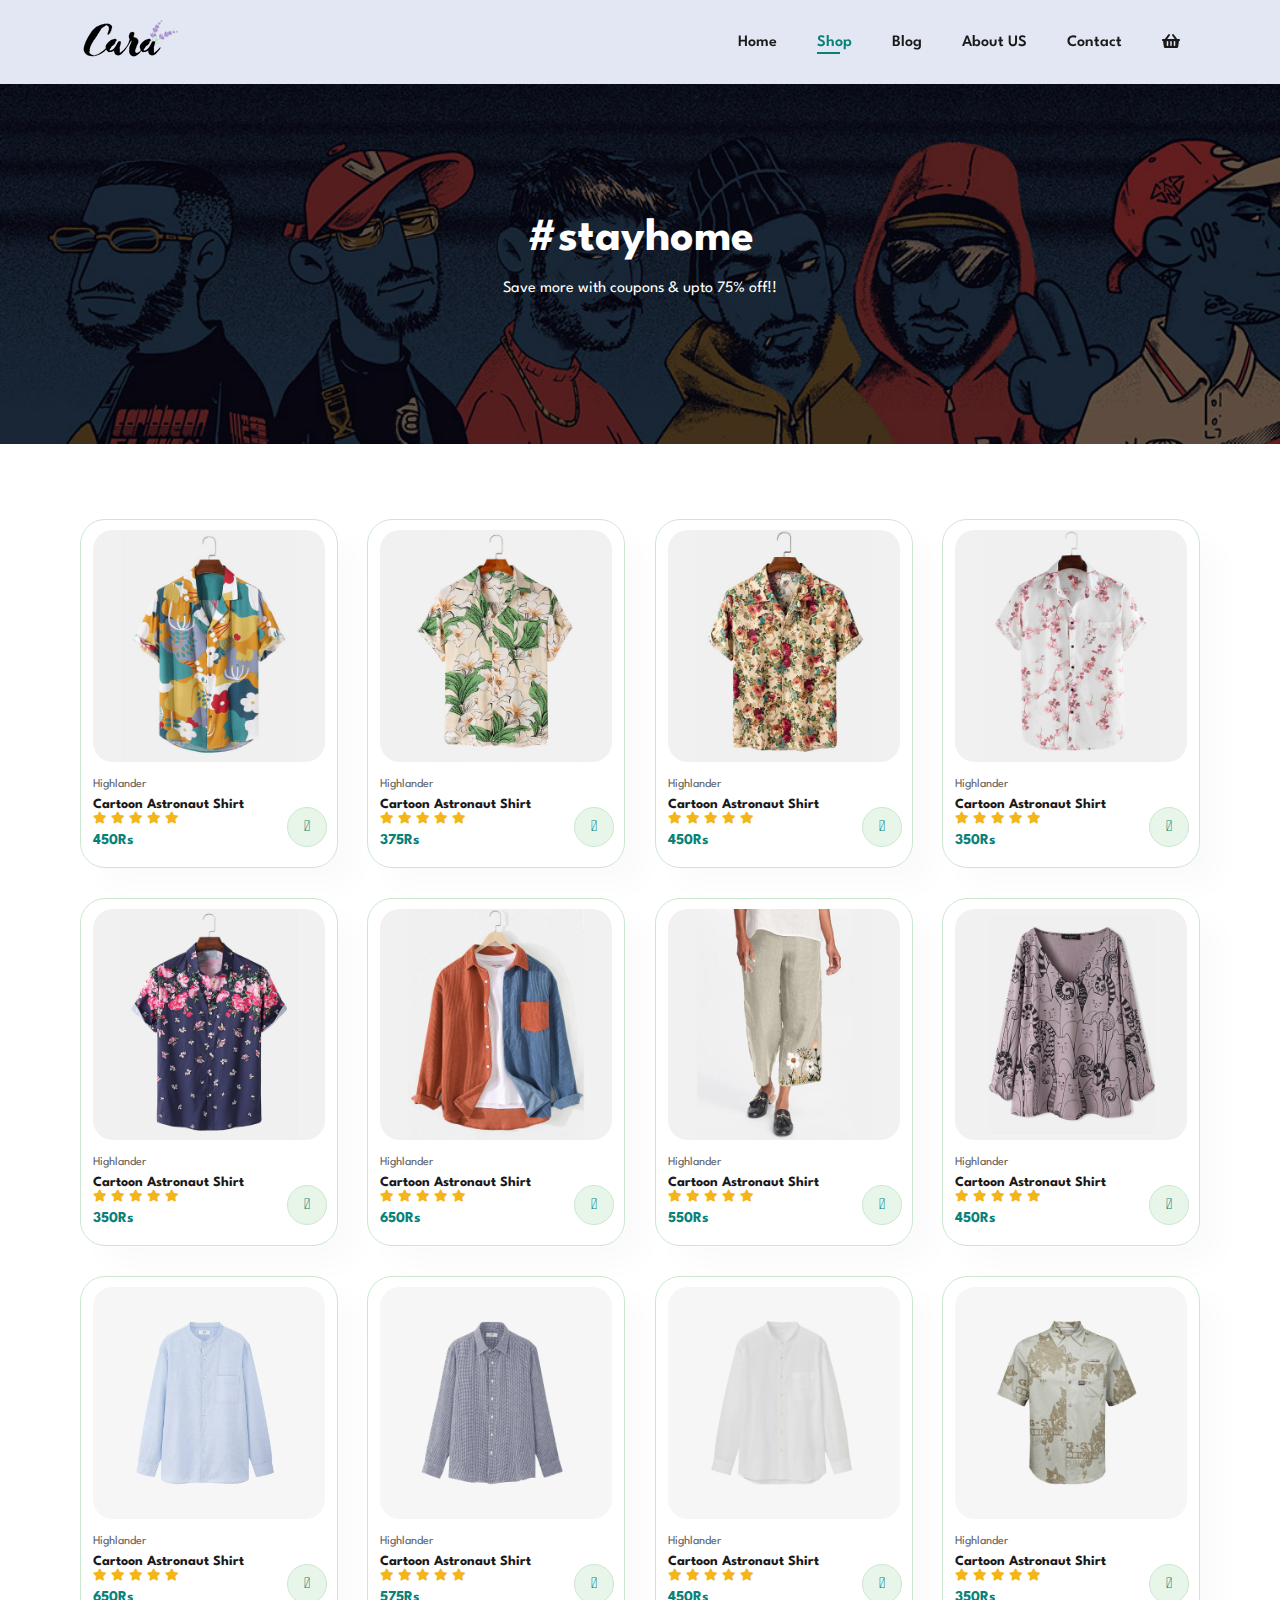
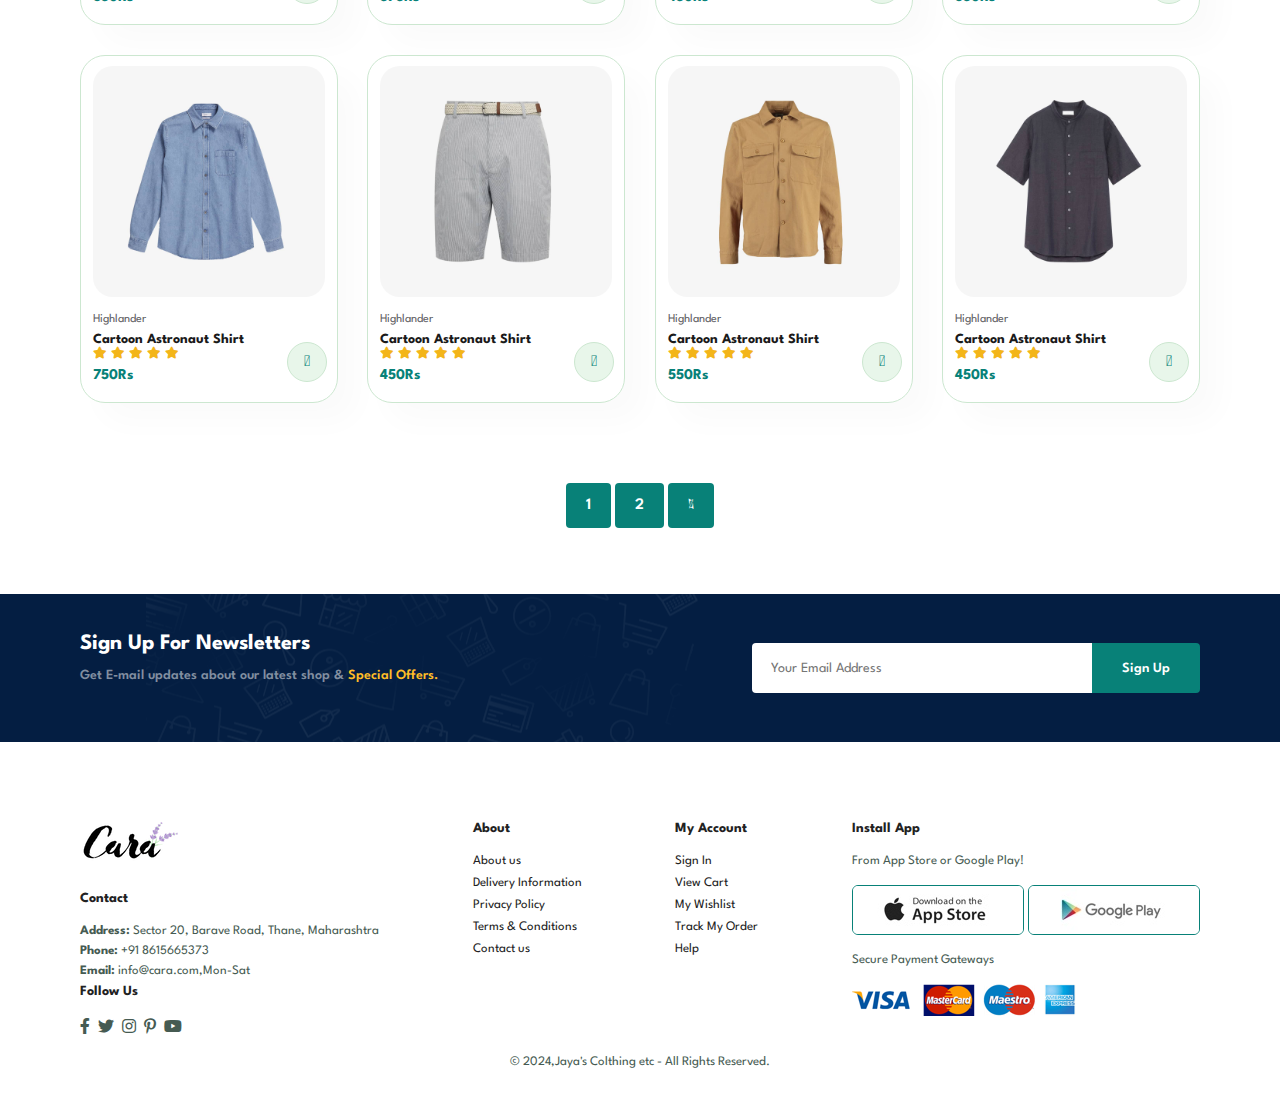
<file: shop.html>
<!DOCTYPE html>
<html lang="en">
<head>
    <meta charset="UTF-8">
    <meta http-equiv="X-UA-Compatible" content="IE=edge">
    <meta name="viewport" content="width=device-width, initial-scale=1.0">
    <title>Document</title>
    <link rel="stylesheet" href="style.css">
    <link rel="stylesheet" href="https://pro.fontawesome.com/releases/v5.10.0/css/all.css"/>
</head>
<body>
    <section id="header">
        <a href="#"><img src="img/logo/logo.png" class='logo'></a>

        <div>
            <ul id="navbar">
                <li><a  href="index.html">Home</a></li>
                <li><a class="active" href="shop.html">Shop</a></li>
                <li><a href="blog.html">Blog</a></li>
                <li><a href="about.html">About US</a></li>
                <li><a href="contact.html">Contact</a></li>
                <li id="lg-bag"><a href="cart.html"><i class="fa fa-shopping-basket"></i></a></li>
                <a href="#" id="close"><i  class="far fa-times"></i></a>

            </ul>
        </div>
        <div id="mobile">
            <a href="cart.html"><i class="fa fa-shopping-basket"></i></a>
            <i id="bar" class="fas fa-outdent"></i>            
        </div>
    </section>

    <section id="page-header">
        <h2>#stayhome</h2>
        <p>Save more with coupons & upto 75% off!!</p>
    </section>

    <section id="product1"  class="section-p1">
        <div class="pro-container">
            <div class="pro" onclick="window.location.href='SingleProduct.html';">
                <img src="img/products/f1.jpg" alt="">
                <div class="description">
                    <span>Highlander</span>
                    <h5>Cartoon Astronaut Shirt</h5>
                    <div class="star">
                        <i class="fas fa-star"></i>
                        <i class="fas fa-star"></i>
                        <i class="fas fa-star"></i>
                        <i class="fas fa-star"></i>
                        <i class="fas fa-star"></i>
                    </div>
                    <h4>450Rs</h4>
                </div>
                <a href="#"><i class="fal fa-shopping-cart cart"></i></a>
            </div>
            <div class="pro" onclick="window.location.href='SingleProduct.html';">
                <img src="img/products/f2.jpg" alt="">
                <div class="description">
                    <span>Highlander</span>
                    <h5>Cartoon Astronaut Shirt</h5>
                    <div class="star">
                        <i class="fas fa-star"></i>
                        <i class="fas fa-star"></i>
                        <i class="fas fa-star"></i>
                        <i class="fas fa-star"></i>
                        <i class="fas fa-star"></i>
                    </div>
                    <h4>375Rs</h4>
                </div>
                <a href="#"><i class="fal fa-shopping-cart cart"></i></a>
            </div>
            <div class="pro" onclick="window.location.href='SingleProduct.html';">
                <img src="img/products/f3.jpg" alt="">
                <div class="description">
                    <span>Highlander</span>
                    <h5>Cartoon Astronaut Shirt</h5>
                    <div class="star">
                        <i class="fas fa-star"></i>
                        <i class="fas fa-star"></i>
                        <i class="fas fa-star"></i>
                        <i class="fas fa-star"></i>
                        <i class="fas fa-star"></i>
                    </div>
                    <h4>450Rs</h4>
                </div>
                <a href="#"><i class="fal fa-shopping-cart cart"></i></a>
            </div>
            <div class="pro" onclick="window.location.href='SingleProduct.html';">
                <img src="img/products/f4.jpg" alt="">
                <div class="description">
                    <span>Highlander</span>
                    <h5>Cartoon Astronaut Shirt</h5>
                    <div class="star">
                        <i class="fas fa-star"></i>
                        <i class="fas fa-star"></i>
                        <i class="fas fa-star"></i>
                        <i class="fas fa-star"></i>
                        <i class="fas fa-star"></i>
                    </div>
                    <h4>350Rs</h4>
                </div>
                <a href="#"><i class="fal fa-shopping-cart cart"></i></a>
            </div>
            <div class="pro" onclick="window.location.href='SingleProduct.html';">
                <img src="img/products/f5.jpg" alt="">
                <div class="description">
                    <span>Highlander</span>
                    <h5>Cartoon Astronaut Shirt</h5>
                    <div class="star">
                        <i class="fas fa-star"></i>
                        <i class="fas fa-star"></i>
                        <i class="fas fa-star"></i>
                        <i class="fas fa-star"></i>
                        <i class="fas fa-star"></i>
                    </div>
                    <h4>350Rs</h4>
                </div>
                <a href="#"><i class="fal fa-shopping-cart cart"></i></a>
            </div>
            <div class="pro" onclick="window.location.href='SingleProduct.html';">
                <img src="img/products/f6.jpg" alt="">
                <div class="description">
                    <span>Highlander</span>
                    <h5>Cartoon Astronaut Shirt</h5>
                    <div class="star">
                        <i class="fas fa-star"></i>
                        <i class="fas fa-star"></i>
                        <i class="fas fa-star"></i>
                        <i class="fas fa-star"></i>
                        <i class="fas fa-star"></i>
                    </div>
                    <h4>650Rs</h4>
                </div>
                <a href="#"><i class="fal fa-shopping-cart cart"></i></a>
            </div>
            <div class="pro" onclick="window.location.href='SingleProduct.html';">
                <img src="img/products/f7.jpg" alt="">
                <div class="description">
                    <span>Highlander</span>
                    <h5>Cartoon Astronaut Shirt</h5>
                    <div class="star">
                        <i class="fas fa-star"></i>
                        <i class="fas fa-star"></i>
                        <i class="fas fa-star"></i>
                        <i class="fas fa-star"></i>
                        <i class="fas fa-star"></i>
                    </div>
                    <h4>550Rs</h4>
                </div>
                <a href="#"><i class="fal fa-shopping-cart cart"></i></a>
            </div>
            <div class="pro" onclick="window.location.href='SingleProduct.html';">
                <img src="img/products/f8.jpg" alt="">
                <div class="description">
                    <span>Highlander</span>
                    <h5>Cartoon Astronaut Shirt</h5>
                    <div class="star">
                        <i class="fas fa-star"></i>
                        <i class="fas fa-star"></i>
                        <i class="fas fa-star"></i>
                        <i class="fas fa-star"></i>
                        <i class="fas fa-star"></i>
                    </div>
                    <h4>450Rs</h4>
                </div>
                <a href="#"><i class="fal fa-shopping-cart cart"></i></a>
            </div>

            <div class="pro" onclick="window.location.href='SingleProduct.html';">
                <img src="img/products/n1.jpg" alt="">
                <div class="description">
                    <span>Highlander</span>
                    <h5>Cartoon Astronaut Shirt</h5>
                    <div class="star">
                        <i class="fas fa-star"></i>
                        <i class="fas fa-star"></i>
                        <i class="fas fa-star"></i>
                        <i class="fas fa-star"></i>
                        <i class="fas fa-star"></i>
                    </div>
                    <h4>650Rs</h4>
                </div>
                <a href="#"><i class="fal fa-shopping-cart cart"></i></a>
            </div>
            <div class="pro" onclick="window.location.href='SingleProduct.html';" >
                <img src="img/products/n2.jpg" alt="">
                <div class="description">
                    <span>Highlander</span>
                    <h5>Cartoon Astronaut Shirt</h5>
                    <div class="star">
                        <i class="fas fa-star"></i>
                        <i class="fas fa-star"></i>
                        <i class="fas fa-star"></i>
                        <i class="fas fa-star"></i>
                        <i class="fas fa-star"></i>
                    </div>
                    <h4>575Rs</h4>
                </div>
                <a href="#"><i class="fal fa-shopping-cart cart"></i></a>
            </div>
            <div class="pro" onclick="window.location.href='SingleProduct.html';">
                <img src="img/products/n3.jpg" alt="">
                <div class="description">
                    <span>Highlander</span>
                    <h5>Cartoon Astronaut Shirt</h5>
                    <div class="star">
                        <i class="fas fa-star"></i>
                        <i class="fas fa-star"></i>
                        <i class="fas fa-star"></i>
                        <i class="fas fa-star"></i>
                        <i class="fas fa-star"></i>
                    </div>
                    <h4>450Rs</h4>
                </div>
                <a href="#"><i class="fal fa-shopping-cart cart"></i></a>
            </div>
            <div class="pro" onclick="window.location.href='SingleProduct.html';">
                <img src="img/products/n4.jpg" alt="">
                <div class="description">
                    <span>Highlander</span>
                    <h5>Cartoon Astronaut Shirt</h5>
                    <div class="star">
                        <i class="fas fa-star"></i>
                        <i class="fas fa-star"></i>
                        <i class="fas fa-star"></i>
                        <i class="fas fa-star"></i>
                        <i class="fas fa-star"></i>
                    </div>
                    <h4>350Rs</h4>
                </div>
                <a href="#"><i class="fal fa-shopping-cart cart"></i></a>
            </div>
            <div class="pro" onclick="window.location.href='SingleProduct.html';">
                <img src="img/products/n5.jpg" alt="">
                <div class="description">
                    <span>Highlander</span>
                    <h5>Cartoon Astronaut Shirt</h5>
                    <div class="star">
                        <i class="fas fa-star"></i>
                        <i class="fas fa-star"></i>
                        <i class="fas fa-star"></i>
                        <i class="fas fa-star"></i>
                        <i class="fas fa-star"></i>
                    </div>
                    <h4>750Rs</h4>
                </div>
                <a href="#"><i class="fal fa-shopping-cart cart"></i></a>
            </div>
            <div class="pro" onclick="window.location.href='SingleProduct.html';">
                <img src="img/products/n6.jpg" alt="">
                <div class="description">
                    <span>Highlander</span>
                    <h5>Cartoon Astronaut Shirt</h5>
                    <div class="star">
                        <i class="fas fa-star"></i>
                        <i class="fas fa-star"></i>
                        <i class="fas fa-star"></i>
                        <i class="fas fa-star"></i>
                        <i class="fas fa-star"></i>
                    </div>
                    <h4>450Rs</h4>
                </div>
                <a href="#"><i class="fal fa-shopping-cart cart"></i></a>
            </div>
            <div class="pro" onclick="window.location.href='SingleProduct.html';">
                <img src="img/products/n7.jpg" alt="">
                <div class="description">
                    <span>Highlander</span>
                    <h5>Cartoon Astronaut Shirt</h5>
                    <div class="star">
                        <i class="fas fa-star"></i>
                        <i class="fas fa-star"></i>
                        <i class="fas fa-star"></i>
                        <i class="fas fa-star"></i>
                        <i class="fas fa-star"></i>
                    </div>
                    <h4>550Rs</h4>
                </div>
                <a href="#"><i class="fal fa-shopping-cart cart"></i></a>
            </div>
            <div class="pro" onclick="window.location.href='SingleProduct.html';">
                <img src="img/products/n8.jpg" alt="">
                <div class="description">
                    <span>Highlander</span>
                    <h5>Cartoon Astronaut Shirt</h5>
                    <div class="star">
                        <i class="fas fa-star"></i>
                        <i class="fas fa-star"></i>
                        <i class="fas fa-star"></i>
                        <i class="fas fa-star"></i>
                        <i class="fas fa-star"></i>
                    </div>
                    <h4>450Rs</h4>
                </div>
                <a href="#"><i class="fal fa-shopping-cart cart"></i></a>
            </div>
        </div>
    </section>

    <section id="pagination" class="section-p1">
        <a href="#">1</a>
        <a href="#">2</a>
        <a href="#"><i class="fal fa-long-arrow-alt-right"></i></a>
    </section>

    <section id="newsletter" class="section-p1 section-m1">
        <div class="newstext">
            <h4>Sign Up For Newsletters</h4>
            <p>Get E-mail updates about our latest shop & <span> Special Offers.</span></p>
        </div>
        <div class="form">
            <input type="text" placeholder="Your Email Address"/>
            <button class="normal">Sign Up</button>
        </div>
    </section>

    <footer class="section-p1">
        <div class="col">
            <img class="logo" src="img/logo/logo.png" alt="">
            <h4>Contact</h4>
            <p><strong>Address: </strong> Sector 20, Barave Road, Thane, Maharashtra</p>
            <p><strong>Phone: </strong> +91 8615665373</p>
            <p><strong>Email: </strong> info@cara.com,Mon-Sat</p>
            <div class="Follow">
                <h4>Follow Us</h4>
                <div class="icon">
                    <i class="fab fa-facebook-f"></i>
                    <i class="fab fa-twitter"></i>
                    <i class="fab fa-instagram"></i>
                    <i class="fab fa-pinterest-p"></i>
                    <i class="fab fa-youtube"></i>
                </div>
            </div>
        </div>

        <div class="col">
            <h4>About</h4>
            <a href="#">About us</a>
            <a href="#">Delivery Information</a>
            <a href="#">Privacy Policy</a>
            <a href="#">Terms & Conditions</a>
            <a href="#">Contact us</a>
        </div>

        <div class="col">
            <h4>My Account</h4>
            <a href="#">Sign In</a>
            <a href="#">View Cart</a>
            <a href="#">My Wishlist</a>
            <a href="#">Track My Order</a>
            <a href="#">Help</a>
        </div>

        <div class="col install">
            <h4>Install App</h4>
            <p>From App Store or Google Play!</p>
            <div class="row">
                <img src="img/pay/app.jpg" alt="">
                <img src="img/pay/play.jpg" alt="">
            </div>
                <p>Secure Payment Gateways</p>
                <img src="img/pay/pay.png" alt="">            
        </div>

        <div class="copyright">
            <p>© 2024,Jaya's Colthing etc -  All Rights Reserved.</p>
        </div>
    </footer>


    <script src="script.js"></script>
</body>
</html>
</file>
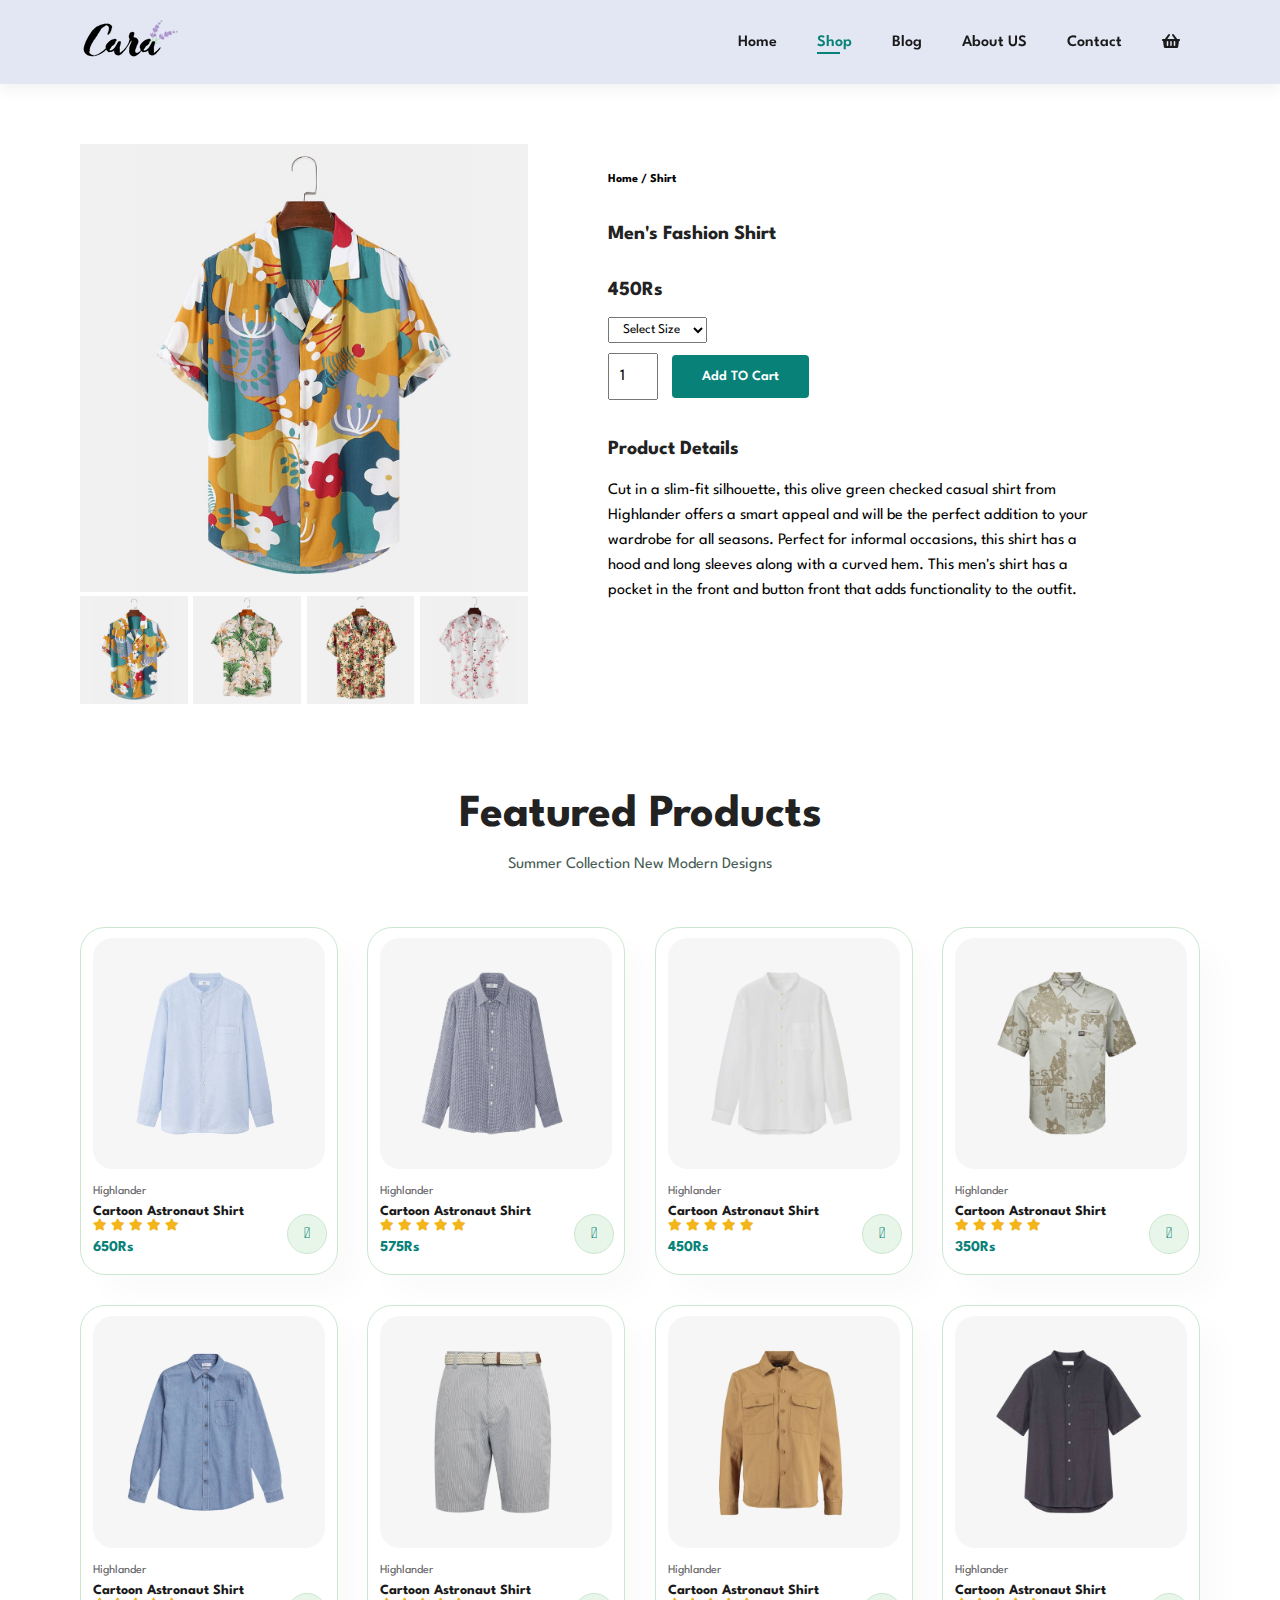
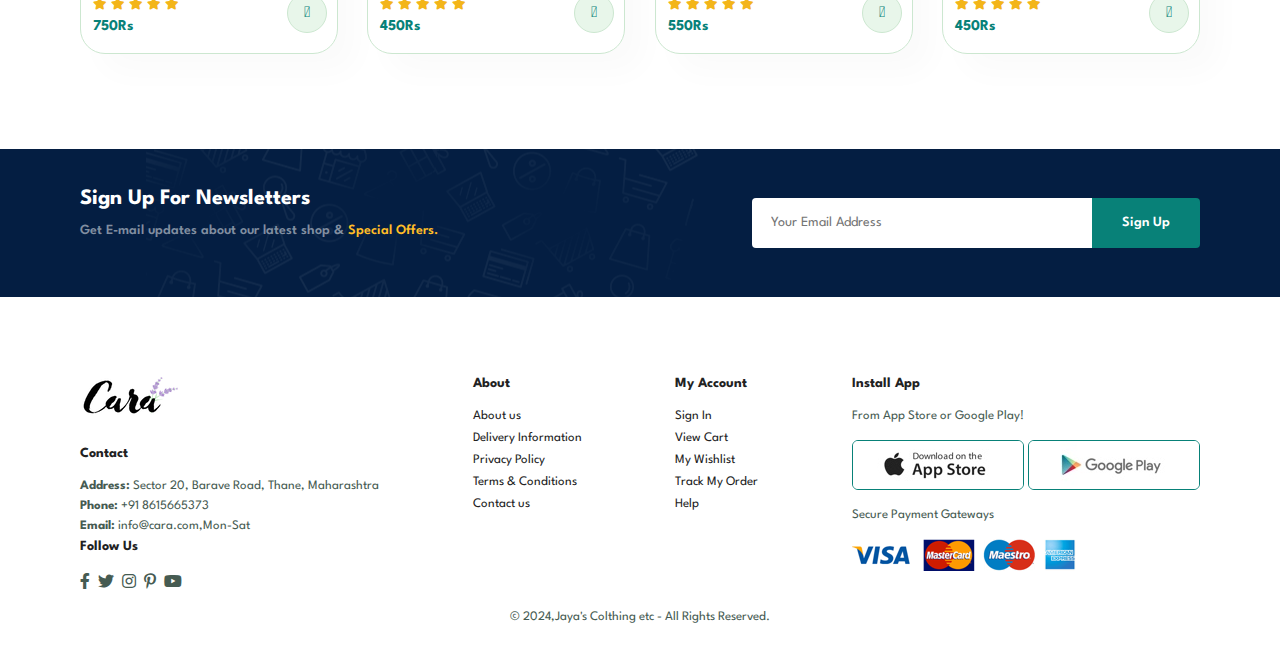
<file: SingleProduct.html>
<!DOCTYPE html>
<html lang="en">
<head>
    <meta charset="UTF-8">
    <meta http-equiv="X-UA-Compatible" content="IE=edge">
    <meta name="viewport" content="width=device-width, initial-scale=1.0">
    <title>Document</title>
    <link rel="stylesheet" href="style.css">
    <link rel="stylesheet" href="https://pro.fontawesome.com/releases/v5.10.0/css/all.css"/>
</head>
<body>
    <section id="header">
        <a href="#"><img src="img/logo/logo.png" class='logo'></a>

        <div>
            <ul id="navbar">
                <li><a  href="index.html">Home</a></li>
                <li><a class="active" href="shop.html">Shop</a></li>
                <li><a href="blog.html">Blog</a></li>
                <li><a href="about.html">About US</a></li>
                <li><a href="contact.html">Contact</a></li>
                <li id="lg-bag"><a href="cart.html"><i class="fa fa-shopping-basket"></i></a></li>
                <a href="#" id="close"><i  class="far fa-times"></i></a>

            </ul>
        </div>
        <div id="mobile">
            <a href="cart.html"><i class="fa fa-shopping-basket"></i></a>
            <i id="bar" class="fas fa-outdent"></i>            
        </div>
    </section>

    <section id="prodetails" class="section-p1">
        <div class="single-pro-image">
            <img src="img/products/f1.jpg" width="100%" id="MainImg" alt="">

            <div class="small-img-group">
             <div class="small-img-col">
                <img src="img/products/f1.jpg" width="100%" class="small-img" alt="">
             </div>
             <div class="small-img-col">
                <img src="img/products/f2.jpg" width="100%" class="small-img" alt="">
             </div>
             <div class="small-img-col">
                <img src="img/products/f3.jpg" width="100%" class="small-img" alt="">
             </div>
             <div class="small-img-col">
                <img src="img/products/f4.jpg" width="100%" class="small-img" alt="">
             </div>
            </div>
        </div>
        <div class="single-pro-details">
            <h6>Home / Shirt</h6>
            <h4>Men's Fashion Shirt</h4>
            <h2>450Rs</h2>
            <select>
                <option>Select Size</option>
                <option>Small</option>
                <option>Medium</option>
                <option>Large</option>
                <option>XL</option>
                <option>XXL</option>
            </select>
            <input type="number" value="1">
            <button class="normal">Add TO Cart</button>
            <h4>Product Details</h4>
            <span>Cut in a slim-fit silhouette, this olive green checked casual shirt from Highlander offers a smart appeal and will be the perfect addition to your wardrobe for all seasons. Perfect for informal occasions, this shirt has a hood and long sleeves along with a curved hem. This men's shirt has a pocket in the front and button front that adds functionality to the outfit.</span>
        </div>
    </section>

    <section id="product1"  class="section-p1"> 
        <h2>Featured Products</h2>
        <p>Summer Collection New Modern Designs</p>
        <div class="pro-container">
            <div class="pro">
                <img src="img/products/n1.jpg" alt="">
                <div class="description">
                    <span>Highlander</span>
                    <h5>Cartoon Astronaut Shirt</h5>
                    <div class="star">
                        <i class="fas fa-star"></i>
                        <i class="fas fa-star"></i>
                        <i class="fas fa-star"></i>
                        <i class="fas fa-star"></i>
                        <i class="fas fa-star"></i>
                    </div>
                    <h4>650Rs</h4>
                </div>
                <a href="#"><i class="fal fa-shopping-cart cart"></i></a>
            </div>
            <div class="pro">
                <img src="img/products/n2.jpg" alt="">
                <div class="description">
                    <span>Highlander</span>
                    <h5>Cartoon Astronaut Shirt</h5>
                    <div class="star">
                        <i class="fas fa-star"></i>
                        <i class="fas fa-star"></i>
                        <i class="fas fa-star"></i>
                        <i class="fas fa-star"></i>
                        <i class="fas fa-star"></i>
                    </div>
                    <h4>575Rs</h4>
                </div>
                <a href="#"><i class="fal fa-shopping-cart cart"></i></a>
            </div>
            <div class="pro">
                <img src="img/products/n3.jpg" alt="">
                <div class="description">
                    <span>Highlander</span>
                    <h5>Cartoon Astronaut Shirt</h5>
                    <div class="star">
                        <i class="fas fa-star"></i>
                        <i class="fas fa-star"></i>
                        <i class="fas fa-star"></i>
                        <i class="fas fa-star"></i>
                        <i class="fas fa-star"></i>
                    </div>
                    <h4>450Rs</h4>
                </div>
                <a href="#"><i class="fal fa-shopping-cart cart"></i></a>
            </div>
            <div class="pro">
                <img src="img/products/n4.jpg" alt="">
                <div class="description">
                    <span>Highlander</span>
                    <h5>Cartoon Astronaut Shirt</h5>
                    <div class="star">
                        <i class="fas fa-star"></i>
                        <i class="fas fa-star"></i>
                        <i class="fas fa-star"></i>
                        <i class="fas fa-star"></i>
                        <i class="fas fa-star"></i>
                    </div>
                    <h4>350Rs</h4>
                </div>
                <a href="#"><i class="fal fa-shopping-cart cart"></i></a>
            </div>
            <div class="pro">
                <img src="img/products/n5.jpg" alt="">
                <div class="description">
                    <span>Highlander</span>
                    <h5>Cartoon Astronaut Shirt</h5>
                    <div class="star">
                        <i class="fas fa-star"></i>
                        <i class="fas fa-star"></i>
                        <i class="fas fa-star"></i>
                        <i class="fas fa-star"></i>
                        <i class="fas fa-star"></i>
                    </div>
                    <h4>750Rs</h4>
                </div>
                <a href="#"><i class="fal fa-shopping-cart cart"></i></a>
            </div>
            <div class="pro">
                <img src="img/products/n6.jpg" alt="">
                <div class="description">
                    <span>Highlander</span>
                    <h5>Cartoon Astronaut Shirt</h5>
                    <div class="star">
                        <i class="fas fa-star"></i>
                        <i class="fas fa-star"></i>
                        <i class="fas fa-star"></i>
                        <i class="fas fa-star"></i>
                        <i class="fas fa-star"></i>
                    </div>
                    <h4>450Rs</h4>
                </div>
                <a href="#"><i class="fal fa-shopping-cart cart"></i></a>
            </div>
            <div class="pro">
                <img src="img/products/n7.jpg" alt="">
                <div class="description">
                    <span>Highlander</span>
                    <h5>Cartoon Astronaut Shirt</h5>
                    <div class="star">
                        <i class="fas fa-star"></i>
                        <i class="fas fa-star"></i>
                        <i class="fas fa-star"></i>
                        <i class="fas fa-star"></i>
                        <i class="fas fa-star"></i>
                    </div>
                    <h4>550Rs</h4>
                </div>
                <a href="#"><i class="fal fa-shopping-cart cart"></i></a>
            </div>
            <div class="pro">
                <img src="img/products/n8.jpg" alt="">
                <div class="description">
                    <span>Highlander</span>
                    <h5>Cartoon Astronaut Shirt</h5>
                    <div class="star">
                        <i class="fas fa-star"></i>
                        <i class="fas fa-star"></i>
                        <i class="fas fa-star"></i>
                        <i class="fas fa-star"></i>
                        <i class="fas fa-star"></i>
                    </div>
                    <h4>450Rs</h4>
                </div>
                <a href="#"><i class="fal fa-shopping-cart cart"></i></a>
            </div>
        </div>
    </section>

    <section id="newsletter" class="section-p1 section-m1">
        <div class="newstext">
            <h4>Sign Up For Newsletters</h4>
            <p>Get E-mail updates about our latest shop & <span> Special Offers.</span></p>
        </div>
        <div class="form">
            <input type="text" placeholder="Your Email Address"/>
            <button class="normal">Sign Up</button>
        </div>
    </section>

    <footer class="section-p1">
        <div class="col">
            <img class="logo" src="img/logo/logo.png" alt="">
            <h4>Contact</h4>
            <p><strong>Address: </strong> Sector 20, Barave Road, Thane, Maharashtra</p>
            <p><strong>Phone: </strong> +91 8615665373</p>
            <p><strong>Email: </strong> info@cara.com,Mon-Sat</p>
            <div class="Follow">
                <h4>Follow Us</h4>
                <div class="icon">
                    <i class="fab fa-facebook-f"></i>
                    <i class="fab fa-twitter"></i>
                    <i class="fab fa-instagram"></i>
                    <i class="fab fa-pinterest-p"></i>
                    <i class="fab fa-youtube"></i>
                </div>
            </div>
        </div>

        <div class="col">
            <h4>About</h4>
            <a href="#">About us</a>
            <a href="#">Delivery Information</a>
            <a href="#">Privacy Policy</a>
            <a href="#">Terms & Conditions</a>
            <a href="#">Contact us</a>
        </div>

        <div class="col">
            <h4>My Account</h4>
            <a href="#">Sign In</a>
            <a href="#">View Cart</a>
            <a href="#">My Wishlist</a>
            <a href="#">Track My Order</a>
            <a href="#">Help</a>
        </div>

        <div class="col install">
            <h4>Install App</h4>
            <p>From App Store or Google Play!</p>
            <div class="row">
                <img src="img/pay/app.jpg" alt="">
                <img src="img/pay/play.jpg" alt="">
            </div>
                <p>Secure Payment Gateways</p>
                <img src="img/pay/pay.png" alt="">            
        </div>

        <div class="copyright">
            <p>© 2024,Jaya's Colthing etc -  All Rights Reserved.</p>
        </div>
    </footer>

    <script>
        var MainImg = document.getElementById("MainImg");
        var smallimg = document.getElementsByClassName("small-img");

        smallimg[0].onclick = function(){
            MainImg.src = smallimg[0].src;
        }
        smallimg[1].onclick = function(){
            MainImg.src = smallimg[1].src;
        }
        smallimg[2].onclick = function(){
            MainImg.src = smallimg[2].src;
        }
        smallimg[3].onclick = function(){
            MainImg.src = smallimg[3].src;
        }
    </script>


    <script src="script.js"></script>
</body>
</html>
</file>
<file: style.css>
@import url('https://fonts.googleapis.com/css2?family=Spartan:wght@100;200;300;400;500;600;700;800;900&display=swap');

* {
    margin: 0;
    padding: 0;
    box-sizing: border-box;
    font-family: "Spartan", sans-serif;
  }

  html {
    scroll-behavior: smooth;
  }


  
  /* Global Styles */
  
  h1 {
    font-size: 50px;
    line-height: 64px;
    color: #222;
  }
  
  h2 {
    font-size: 46px;
    line-height: 54px;
    color: #222;
  }
  
  h4 {
    font-size: 20px;
    color: #222;
  }
  
  h6 {
    font-weight: 700;
    font-size: 12px;
  }
  
  p {
    font-size: 16px;
    color: #465b52;
    margin: 15px 0 20px 0;
  }
  
  .section-p1 {
    padding: 40px 80px;
  }
  
  .section-m1 {
    margin: 40px 0;
  }

  button.normal{
    font-size: 14px;
    font-weight: 600;
    padding: 15px 30px;
    color: #000;
    background-color: #fff;
    border-radius: 4px;
    cursor: pointer;
    border: none;
    outline: none;
    transition: 0.2s;
  }

  button.white{
    font-size: 13px;
    font-weight: 600;
    padding: 11px 18px;
    color: #fff;
    background-color: transparent;
    cursor: pointer;
    border:1px solid #fff;
    outline: none;
    transition: 0.2s;
  }
  
  body {
    width: 100%;
  }

  #header{
    display: flex;
    align-items: center;
    justify-content: space-between;
    padding: 20px 80px;
    background: #E3E6F3;
    box-shadow: 0 5px 15px rgba(0,0,0,0.06);
    z-index: 999;
    position: sticky;
    top: 0;
    left: 0;
  }

  #navbar{
    display: flex;
    align-items: center;
    justify-content: center;
  }
  #navbar li{
    list-style: none;
    padding: 0 20px;
    position: relative;
  }
  #navbar li a{
    text-decoration: none;
    font-size: 16px;
    font-weight: 600;
    color: #1a1a1a;
    transition: 0.3s ease;
  }
  #navbar li a:hover,
  #navbar li a.active{
    color: #088178;
  }

/* sudo classes i.e after and before */
  #navbar li a.active::after,
  #navbar li a:hover::after {
    content: "";
    width: 30%;
    height: 2px;
    background: #088178;
    position: absolute;
    bottom: -4px;
    left: 20px;
  }

  #mobile{
    display: none;
    align-items: center;
  }

  #close{
    display: none;
  }

  /* Home Page */
  #hero{
    background-image: url("img/hero4.png");
    height: 90vh;
    width: 100%;
    background-size: cover;
    background-position: top 25% right 0;
    padding: 0 80px;
    display: flex;
    flex-direction: column;
    align-items: flex-start;
    justify-content: center;
  }
  #hero h4{
    padding-bottom:15px ;
  }

  #hero h1{
    color: #088178 ;
  }

  #hero button{
    background-image: url("img/button.png");
    background-color: transparent;
    color: #088178;
    border: 0;
    padding: 14px 80px 14px 65px;
    cursor: pointer;
    font-weight: 700;
    font-size: 15px;
  }

  #features{
    display: flex;
    align-items: center;
    justify-content: space-between;
    flex-wrap: wrap;
  }

  #features .fe-box{
    width: 180px;
    text-align: center;
    padding: 25px 15px;
    box-shadow: 20px 20px 34px rgba(0,0,0,0.03);
    border: 1px solid #cce7d0;
    border-radius: 4px;
    margin: 15px 0;
  }

  #features .fe-box:hover{
    box-shadow: 10px 10px 54px rgba(70,62,221,0.1);
  }
  #features .fe-box img{
    width: 100%;
    margin-bottom: 10px;
  }

  #features .fe-box h6{
    display: inline-block;
    padding: 9px 8px 6px 8px;
    line-height: 1;
    border-radius: 4px;
    color: #088178;
    background-color: #fddde4;
  }

  #features .fe-box:nth-child(2) h6{
    background-color: #cdebbc;
  }
  #features .fe-box:nth-child(3) h6{
    background-color: #d1e8f2;
  }
  #features .fe-box:nth-child(4) h6{
    background-color: #cdd4f8;
  }
  #features .fe-box:nth-child(5) h6{
    background-color: #f6dbf6;
  }
  #features .fe-box:nth-child(6) h6{
    background-color: #fff2e5;
  }

  #product1{
    text-align: center;
  }

  #product1 .pro-container{
    display: flex;
    justify-content: space-between;
    padding-top: 20px;
    flex-wrap: wrap;
  }

  #product1 .pro{
    width: 23%;
    min-width: 250px;
    padding: 10px 12px;
    border: 1px solid #cce7d0;
    border-radius: 25px;
    cursor: pointer;
    box-shadow: 20px 20px 30px rgba(0,0,0,0.02);
    margin: 15px 0;
    transition: 0.2s ease;
    position: relative;
  }

  #product1 .pro:hover{
    box-shadow: 20px 20px 30px rgba(0,0,0,0.06);
  }

  #product1 .pro img{
    width: 100%;
    border-radius: 20px;
  }

  #product1 .pro .description{
    text-align: start;
    padding: 10px 0;
  }

  #product1 .pro .description span{
    color: #606063;
    font-size: 12px;
  }

  #product1 .pro .description h5{
    padding-top: 7px;
    color: #1a1a1a;
    font-size: 14px;
  }

  #product1 .pro .description i{
    font-size: 12px;
    color: rgb(243,181,25);
  }

  #product1 .pro .description h4{
    padding-top: 7px;
    font-size: 15px;
    font-weight: 700;
    color: #088178;
  }

  #product1 .pro .cart{
    width: 40px;
    height: 40px;
    line-height: 40px;
    border-radius: 50px;
    background-color: #e8f6ea;
    font-weight: 500;
    color: #088178;
    border: 1px solid #cce7d0;
    position: absolute;
    bottom: 20px;
    right: 10px;
  }

  #banner{
    display: flex;
    flex-direction: column;
    justify-content: center;
    align-items: center;
    text-align: center;
    background-image: url("img/banner/b2.jpg");
    width: 100%;
    height: 40vh;
    background-size: cover;
    background-position: center;
  }

  #banner h4{
    color: #fff;
    font-size: 16px;
  }

  #banner h2{
    color: #fff;
    font-size: 30px;
    padding: 10px 0;
  }

  #banner h2 span{
    color: #ef3636;
  }

  #banner button:hover{
    background: #088178;
    color: #fff;
  }

  #sm-banner{
    display: flex;
    justify-content: space-between;
    flex-wrap: wrap;
  }

  #sm-banner .banner-box{
    display: flex;
    flex-direction: column;
    justify-content: center;
    align-items: flex-start;
    background-image: url("img/banner/b17.jpg");
    min-width: 580px;
    height: 50vh;
    background-size: cover;
    background-position:center;
    padding: 30px;
  }

  #sm-banner .banner-box2{
    background-image: url("img/banner/b10.jpg");
  }

  #sm-banner h4{
    color: #fff;
    font-size: 20px;
    font-weight: 300;
  }

  #sm-banner h2{
    color: #fff;
    font-size: 28px;
    font-weight: 800;
  }

  #sm-banner h4{
    color: #fff;
    font-size: 14px;
    font-weight: 500;
    padding-bottom: 15px;
  }

  #sm-banner .banner-box:hover button{
    background: #088178;
    border: 1px solid  #088178;
  }

  #banner3{
    display: flex;
    justify-content: space-between;
    flex-wrap: wrap;
    padding: 0 80px;
  }

  #banner3 .banner-box{
    display: flex;
    flex-direction: column;
    justify-content: center;
    align-items: flex-start;
    background-image: url("img/banner/b7.jpg");
    min-width: 30%;
    height: 30vh;
    background-size: cover;
    background-position:center;
    padding: 20px;
    margin-bottom: 20px;
  }

  #banner3 .banner-box2{
    background-image: url("img/banner/b4.jpg");
  }

  #banner3 .banner-box3{
    background-image: url("img/banner/b18.jpg");
  }


  #banner3 h2{
    color: #fff;
    font-weight: 900;
    font-size: 22px;
  }

  #banner3 h3{
    color: #ec544e;
    font-weight: 800;
    font-size: 15px;
  }

  #newsletter{
    display: flex;
    justify-content: space-between;
    flex-wrap: wrap;
    align-items: center;
    background-image: url("img/banner/b14.png");
    background-repeat: no-repeat;
    background-position: 20% 30%;
    background-color: #041e42;
  }

  #newsletter h4{
    font-size: 22px;
    font-weight: 700;
    color: #fff;
  }

  #newsletter p{
    font-size: 14px;
    font-weight: 600;
    color: #818ea0;
  }

  #newsletter p span{
    color: #ffbd27;
  }

  #newsletter .form{
    display: flex;
    width: 40%;
  }

  #newsletter input{
    height: 3.125rem;
    padding: 0 1.25em;
    font-size: 14px;
    width: 100%;
    border: 1px solid transparent;
    border-radius: 4px;
    outline: none;
    border-top-right-radius: 0;
    border-bottom-right-radius: 0;
  }

  #newsletter button{
    background-color: #088178;
    color: #fff;
    white-space: nowrap;
    border-top-left-radius: 0;
    border-bottom-left-radius: 0;
  }

  footer{
    display: flex;
    flex-wrap: wrap;
    justify-content: space-between;
  }

  footer .col{
    display: flex;
    flex-direction: column;
    align-items: flex-start;
    margin-bottom: 20px;
  }

  footer .logo{
    margin-bottom: 30px;
  }

  footer h4{
    font-size: 14px;
    padding-bottom: 20px;
  }

  footer p{
    font-size: 13px;
    margin: 0 0 8px 0;
  }

  footer a{
    font-size: 13px;
    text-decoration: none;
    color: #222;
    margin-bottom: 10px;
  }

  footer .follow{
    margin-top: 20px;
  }

  footer .Follow i {
    color: #465b52;
    padding-right: 4px;
    cursor: pointer;
  }

  footer .install .row img{
    border: 1px solid #088178;
    border-radius: 6px;
  }

  footer .install img{
    margin: 10px 0 15px 0;
  }

  footer .Follow i:hover,
  footer a:hover {
    color: #088178;
  }

  footer .copyright{
    width: 100%;
    text-align: center;
  }

  /* Shop Page */
  #page-header{
    background-image: url("img/banner/b1.jpg");
    width: 100%;
    height: 40vh;
    background-size: cover;
    display: flex;
    justify-content: center;
    text-align: center;
    flex-direction: column;
    padding: 14px;
  }

  #page-header h2,
  #page-header p{
    color: #fff;
  }

  #pagination{
    text-align: center;
  }

  #pagination a{
    text-decoration: none;
    background-color: #088178;
    padding: 15px 20px;
    border-radius: 4px;
    color: #fff;
    font-weight: 600;
  }

  #pagination a i {
    font-size: 16px;
    font-weight: 600;
  }

  /* Single Product */
  #prodetails{
    display: flex;
    margin-top: 20px;
  }

  #prodetails .single-pro-image {
    width: 40%;
    margin-right: 50px;
  }

  .small-img-group {
    display: flex;
    justify-content: space-between;
  }

  .small-img-col {
    flex-basis: 24%;
    cursor: pointer;
  }

  #prodetails .single-pro-details {
    width: 50%;
    padding: 30px;
  }

  #prodetails .single-pro-details h4{
    padding: 40px 0 20px 0;
  }

  #prodetails .single-pro-details h2{
    font-size: 20px;
  }

  #prodetails .single-pro-details select{
    display: block;
    padding: 5px 10px;
    margin-bottom: 10px;
  }

  #prodetails .single-pro-details input {
    width: 50px;
    height: 47px;
    padding-left: 10px;
    font-size: 16px;
    margin-right: 10px;
  }

  #prodetails .single-pro-details input:focus{
    outline: none;
  }

  #prodetails .single-pro-details  button {
    background:#088178;
    color:#fff;
  }

  #prodetails .single-pro-details span{
    line-height: 25px;
  }

  /* Blog PAge */
  #page-header.blog-header{
    background-image:url("img/banner/b19.jpg");
  }

  #blog{
    padding: 150px 150px 0 150px;
  }

  #blog .blog-box {
    display: flex;
    align-items: center;
    width: 100%;
    position: relative;
    padding-bottom: 90px;
  }

  #blog .blog-img {
    width: 50%;
    margin-right: 40px;
  }

  #blog img{
    width: 100%;
    height: 300px;
    object-fit: cover;
  }

  #blog .blog-details {
    width: 50%;
  }

  #blog .blog-details a{
    text-decoration: none;
    font-size: 11px;
    color: #000;
    font-weight: 700;
    position: relative;
    transition: 0.3s;
  }

  #blog .blog-details a::after{
    content: "";
    width: 50px;
    height: 1px;
    background-color: #000;
    position: absolute;
    top: 4px;
    right: -60px;
  }

  #blog .blog-details a:hover{
    color: #088178;
  }

  #blog .blog-details a:hover::after{
    background-color: #088178;
  }

  #blog .blog-box h1{
    position: absolute;
    top: -40px;
    left: 0;
    font-size: 70px;
    font-weight: 700;
    color: #c9cbce;
    z-index: -45;
  }

  /* About Page */

  #page-header.about-header{
    background-image: url("img/about/banner.png");
  }

  #about-head{
    display: flex;
    align-items: center;
  }

  #about-head img{
    width: 50%;
    height: auto;
  }

  #about-head div{
    padding-left: 40px;
  }

  #about-app {
    text-align: center;
  }

  #about-app .video {
    width: 70%;
    height: 100%;
    margin: 30px auto 0 auto;
  }

  #about-app .video video{
    width: 100%;
    height: 100%;
    border-radius: 20px;
  }

  /* Contact Page  */

  #contact-details{
    display: flex;
    align-items: center;
    justify-content: space-between;
  }

  #contact-details .details{
    width: 40%;
  }

  #contact-details .details span,
  #form-details form span{
    font-size: 12px;
  }

  #contact-details .details h2,
  #form-details form h2{
    font-size: 26px;
    line-height: 35px;
    padding: 20px 0;
  }

  #contact-details .details h3{
    font-size: 16px;
    padding-bottom: 15px;
  }

  #contact-details .details li{
    list-style: none;
    display: flex;
    padding: 10px 0;
  }

  #contact-details .details li i{
    font-size: 14px;
    padding-right: 22px;
  }

  #contact-details .details li p{
    margin: 0;
    font-size: 14px;
  }

  #contact-details .map{
    width: 55%;
    height: 400px;
  }

  #contact-details .map iframe{
    width: 100%;
    height: 100%;
  }

  #form-details{
    display: flex;
    justify-content: space-between;
    margin: 30px;
    padding: 80px;
    border: 1px solid #e1e1e1;
  }

  #form-details form{
    width: 65%;
    display: flex;
    flex-direction: column;
    align-items: flex-start;
  }

  #form-details form input,
  #form-details form textarea {
    width: 100%;
    padding: 12px 15px;
    outline: none;
    margin-bottom: 20px;
    border: 1px solid #e1e1e1;
  }

  #form-details form button{
    background-color: #088178;
    color: #fff;
  }

  #form-details form button:hover{
    cursor: pointer;
  }

  #form-details .people div{
    padding-bottom: 25px;
    display: flex;
    align-items: flex-start;
  }

  #form-details .people div img{
    width: 65px;
    height: 65px;
    object-fit: cover;
    margin-right: 15px;
  }

  #form-details .people div p{
    margin: 0;
    font-size: 13px;
    line-height: 25px;
  }

  #form-details .people div p span{
    display: block;
    font-size: 16px;
    font-weight: 600;
    color: #000;
  }

  /* Cart PAge  */
  #cart {
    overflow-x: auto;
    }

    #cart table{
      width: 100%;
      border-collapse: collapse;
      table-layout: fixed;
      white-space: nowrap;
    }

    #cart table img{
      width: 70px;
    }

    #cart table td:nth-child(1){
      width: 100px;
      text-align: center;
    }
    #cart table td:nth-child(2){
      width: 150px;
      text-align: center;
    }
    #cart table td:nth-child(3){
      width: 250px;
      text-align: center;
    }
    #cart table td:nth-child(4),
    #cart table td:nth-child(5),
    #cart table td:nth-child(6){
      width: 150px;
      text-align: center;
    }

    #cart table td:nth-child(5) input{
      width: 70px;
      padding: 10px 5px 10px 15px;
    }

    #cart table thead{
      border: 1px solid #e2e9e1;
      border-left: none;
      border-right: none;
    }

    #cart table thead td {
      font-weight: 700;
      text-transform: uppercase;
      font-size: 13px;
      padding: 18px 0;
    }

    #cart table tbody tr td{
      padding-top: 15px;
    }

    #cart table tbody td{
      font-size: 13px;
    }

    #cart-add{
      display: flex;
      flex-wrap: wrap;
      justify-content: space-between;
    }

    #coupon{
      width: 50%;
      margin-bottom: 30px;
    }

    #coupon h3,
    #subtotal h3{
      padding-bottom: 15px;
    }

    #coupon input{
      padding: 10px 20px;
      outline: none;
      width: 60%;
      margin-right: 10px;
      border: 1px solid #e2e9e1;
    }

    #coupon button,
    #subtotal button{
      background-color: #088178;
      color: #fff;
      padding: 12px 20px;
    }

    #subtotal{
      width: 50%;
      margin-bottom: 30px;
      border: 1px solid #e2e9e1;
      padding: 30px;
    }

    #subtotal table{
      border-collapse: collapse;
      width: 100%;
      margin-bottom: 20px;
    }

    #subtotal table td {
      width: 50%;
      border: 1px solid #e2e9e1;
      padding: 10px;
      font-size: 13px;
    }








  /* Start Media Query */
  /* Responsive CSS for IPAD  */
  @media(max-width:799px){
    .section-p1 {
      padding: 40px 40px;
  }
    #navbar {
      display: flex;
      flex-direction: column;
      align-items: flex-start;
      justify-content: flex-start;
      position: fixed;
      top: 0;
      right: -300px;
      height: 100vh;
      width: 300px;
      background-color: #E3E6F3;
      box-shadow: 0 40px 60px rgba(0,0,0,0.01);
      padding: 80px 0 0 10px;
      transition: 0.3s;
  }
  #navbar.active{
    right: 0px;
  }

  #navbar  li{
    margin-bottom: 25px;
  }

  #mobile{
    display: flex;
    align-items: center;
  }

  #mobile i{
    color: #1a1a1a;
    font-size: 24px;
    padding-left: 20px;
  }

  #close{
    display: initial;
    position: absolute;
    top: 30px;
    left: 30px;
    color: #222;
    font: 24px;
  }

 #lg-bag{
    display: none;
    }

 #hero { 
    height: 70vh;
    padding: 0 80px;
    background-position: top 30% right 30%;
  }

  #features {
    justify-content:center;
  }

  #features .fe-box {
    margin: 15px 15px;
  }

  #product1 .pro-container {
   justify-content: center;
  }

  #product1 .pro {
     margin: 15px;
  }

  #banner {
    height: 20vh;
  }

  #sm-banner .banner-box {
    min-width: 100%px;
    height: 30vh;
}

#banner3 {
  padding: 0 40px;
}

#banner3 .banner-box {
  width: 28%;
}

#newsletter .form {
  width: 70%;
}

/* contact page */
#form-details {
  padding: 40px;
}
#form-details form {
  width: 50%;
}
}

/* Responsive design for Mobile Device */
@media (max-width: 477px) {
  .section-p1 {
    padding: 20px;
}
  #header {
    padding: 10px 30px;
}

h1 {
  font-size: 38px;

}

h2 {
  font-size: 32px;
}

#hero {
  padding: 0 20px;
  background-position:55%;
}

#features {
  justify-content: space-between;
}

#features .fe-box {
  width: 155px;
  margin:0 0 15px 0;
}

#product1 .pro {
  width: 100%;
}

#banner {
  height: 40vh;
}

#sm-banner .banner-box {
  height: 40vh;
}
#sm-banner .banner-box2 {
  margin-top: 20px;
}
#banner3 {
  padding: 0 20px;
}
#banner3 .banner-box {
  width: 100%;
}
#newsletter {
  padding: 40px 20px;
}
#newsletter .form {
  width: 100%;
}
footer .copyright {
  text-align: start;
}


/* Single Product */
#prodetails {
  display: flex;
  flex-direction: column;
}
#prodetails .single-pro-image {
  width: 100%;
  margin-right: 0px;
}
#prodetails .single-pro-details {
  width: 100%;
  padding: 30px;
}

/* Blog PAge */
#blog {
  padding: 100px 20px 0 20px;
}
#blog .blog-box {
  display: flex;
  flex-direction: column;
  align-items:flex-start;
}
#blog .blog-img {
  width: 100%;
  margin-right: 0px;
  margin-bottom: 30px;
}
#blog .blog-details {
  width: 100%;
}

/* About Page  */
#about-head {
  flex-direction: column;
}
#about-head img {
  width: 100%;
  margin-bottom: 20px;
}
#about-head div {
  padding-left: 0px;
}
#about-app .video {
  width: 100%;

}

/* Contact Page */
#contact-details {
  flex-direction: column;
}
#contact-details .details {
  width: 100%;
  margin-bottom: 30px;
}
#contact-details .map {
  width: 100%;
}
#form-details {
  margin: 10px;
  padding: 30px 10px;
  flex-wrap: wrap;
}
#form-details form {
  width: 100%;
  margin-bottom: 30px;
}

/* Cart Page  */
#cart-add {
  display: flex;
  flex-direction: column;
}
#coupon {
  width: 100%;
}
#subtotal {
  width: 100%;
  padding: 20px;
}


  
}
</file>
